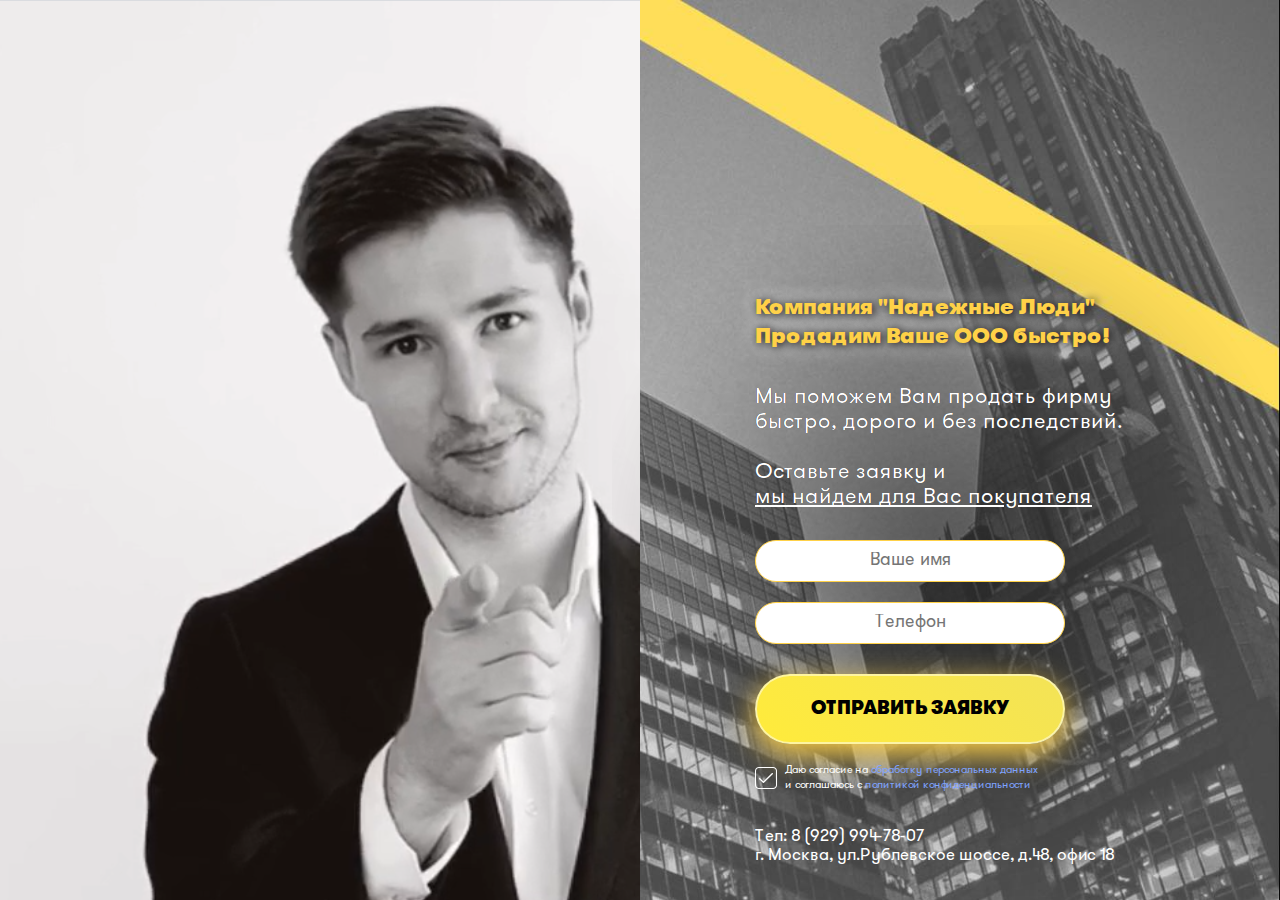
<file: prodat-firmu-ooo/index.htm>
<!DOCTYPE HTML>



<html>


<head>


	<meta charset="utf-8">
	<meta name="viewport" content="width=device-width, initial-scale=1, maximum-scale=1">

	<title>Главная</title>

	<link rel="shortcut icon" href="img\favicon.png" type="image/png">
	<link href="fonts\stylesheet.css" rel="stylesheet">
	<link href="css/style.css" rel="stylesheet">
	<link rel="icon" href="favicon.ico">

	<script
		type="text/javascript">!function () { var t = document.createElement("script"); t.type = "text/javascript", t.async = !0, t.src = "https://vk.com/js/api/openapi.js?168", t.onload = function () { VK.Retargeting.Init("VK-RTRG-516687-rKio"), VK.Retargeting.Hit() }, document.head.appendChild(t) }();</script>
	<noscript><img src="https://vk.com/rtrg?p=VK-RTRG-516687-rKio" style="position:fixed; left:-999px;"
			alt="" /></noscript>

	<!-- Global site tag (gtag.js) - Google Analytics -->
	<script async src="https://www.googletagmanager.com/gtag/js?id=UA-175358902-1">
	</script>
	<script>
		window.dataLayer = window.dataLayer || [];
		function gtag() { dataLayer.push(arguments); }
		gtag('js', new Date());

		gtag('config', 'UA-175358902-1');
	</script>

	<!-- Yandex.Metrika counter -->
	<script type="text/javascript">
		(function (m, e, t, r, i, k, a) {
			m[i] = m[i] || function () { (m[i].a = m[i].a || []).push(arguments) };
			m[i].l = 1 * new Date(); k = e.createElement(t), a = e.getElementsByTagName(t)[0], k.async = 1, k.src = r, a.parentNode.insertBefore(k, a)
		})
			(window, document, "script", "https://mc.yandex.ru/metrika/tag.js", "ym");

		ym(64675297, "init", {
			clickmap: true,
			trackLinks: true,
			accurateTrackBounce: true,
			webvisor: true,
			ecommerce: "dataLayer"
		});
	</script>
	<noscript>
		<div><img src="https://mc.yandex.ru/watch/64675297" style="position:absolute; left:-9999px;" alt="" /></div>
	</noscript>
	<!-- /Yandex.Metrika counter -->

</head>

<body>

	<div class="logotip__inner">
		<img class="logotip__img" src="logotip.png" alt="">
		<a class="phone-link" href="tel:+89299947807">Тел: 8 (929) 994-78-07</a>
	</div>



	<section id="promo">

		<div class="information">

			<p><span></span></p>
			<a href="#" class="call"></a>

		</div>


		</div>

		<div id="video-bg">
			<p><img src="Foto1.png"> </p>
			<div class="video-bg__text">
				<p>
					любой текст любой текст любой текст
				</p>
			</div>

		</div>

		<div class="inner">
			<!-- display: none; -->

			<div {line-height: 1.5;} <div class="step step_1">

				<div class="data__step">

					<div class="cont">

						<p class="dso dso-pk" style="text-shadow:2px 1px 10px black, 0 0 1em white;"></span><b>Компания
								"Надежные Люди"<br>Продадим Ваше ООО быстро!</b>
						<p class="dso dso-mob" style="text-shadow:0px 0px 0px black, 0 0 1em white;"></span><b>Компания
								"Надежные Люди"<br>Продадим Ваше ООО быстро!</b>

						<p class="dso dso-pk"
							style="text-shadow: 0px 0px 0px black, 0 0 0em black;line-height: 25px;margin-bottom: 15px">
							Мы поможем Вам продать фирму быстро, дорого и без последствий.<br><br>Оставьте заявку и
							<br><u>мы найдем для Вас покупателя</u></p>
						<p class="dso dso-mob"
							style="text-shadow: 0px 0px 0px black, 0 0 0em black;line-height: 25px;margin-bottom: 15px">
							Мы поможем Вам продать фирму быстро, дорого и без последствий.<br><br>Оставьте заявку и <br>
							мы найдем для Вас покупателя</p>

						<div class="start">



							<div class="thanks">

							</div>

							<form action="javascript:void(null);"
								onclick="ym(64675297,'reachGoal','target'); return true;" method="post"
								id="form_callback" onsubmit="sendForm('form_callback');">

								<input type="hidden" name="utm" id="utm" value="">
								<input type="hidden" onsubmit="ym(64675297,'reachGoal','target'); return true;"
									name="subject" value="Новая заявка">

								<!-- <input type="submit" value="Иду" class="btn btn-start"> -->

							</form>

						</div>


						<div class="variant form" style="display: block;">

							<div class="thanks">

								Спасибо за заявку!<br> Мы свяжемся с вами в ближайшее время.


							</div>

							<form action="javascript:void(null);"
								onclick="ym(64675297,'reachGoal','target'); return true;" method="post"
								id="form_callback1" onsubmit="sendForm('form_callback1');">

								<input type="text" name="name" required="" placeholder="Ваше имя" id="form__name1">

								<input type="tel" name="phone" required="" class="i_phone" placeholder="Телефон"
									id="form__phone1">


								<input type="hidden" name="subject" value="Новая заявка">

								<input style="font-size: 19px;" on="ym(64675297,'reachGoal','target'); return true;"
									id="send_ajax" type="submit" value="Отправить заявку" class="btn btn-start">




								<input id="pp" type="checkbox" name="pp" hidden="" checked="true">

								<label for="pp" class="label-ch">Даю согласие на <a target="_blank"
										href="politica.html">обработку персональных данных</a> <br>и соглашаюсь с <a
										href="politica.html" target="_blank">политикой конфиденциальности</a></label>



								<p {margin-bottom: 1em} align="justify"
									style="font-size: 17px;line-height: 19px;margin-bottom: -40px"><br>Тел: 8 (929)
									994-78-07<br>г. Москва, ул.Рублевское шоссе, д.48, офис 18</p>


						</div>
					</div>
				</div>
				<div class="clearfix"></div>
			</div>




			<div class="clearfix"></div>
		</div>
	</section>



	<style type="text/css">
		.logotip__inner {
			display: none;
		}

		.yel {
			color: #000000 !important;
		}

		.dso-mob {
			display: none;
		}

		@media(max-width: 1020px) {
			.logotip__inner {
				display: flex;
				justify-content: space-between;
				align-items: center;
				padding: 4px;
			}

			.logotip__img {
				max-height: 50px;

			}

			.phone-link {
				padding: 12px 7px 14px;
				color: #000000;
				cursor: pointer;
				font-weight: bold;
			}

			.phone-link:hover {
				background: rgba(185, 197, 202, 0.2);
			}

			body {
				background: #ffff;
			}

			.dso-mob {
				display: block;
			}

			.dso-pk {
				display: none;
			}

			#promo {
				background: #ffffff;
			}

			#video-bg img {
				display: none;
			}

			.video-bg__text {
				display: block;
				text-align: center;
				padding-top: 50px;
			}

			.step_0 {
				background: none !important;
			}

			.information {
				display: none;
			}

			#promo {
				background: #ffffff;
				margin-top: 0 !important;
			}

			#video-bg video,
			#video_1,
			#video_2,
			#video_3,
			#video_4,
			#video_5,
			#video_6 {
				display: none !important;
			}

			#video-bg {
				background-color: cadetblue;
				top: 17px;
				min-height: 450px;
			}

			.welcome {
				display: none;
			}

			.btn-start {
				background: linear-gradient(45deg, cadetblue, rgb(120, 196, 199));
				box-shadow: 0px 10px 30px 0px cadetblue;
			}
		}
	</style>

	<script type="text/javascript" src="js\jquery-3.4.1.min.js"></script>

	<script type="text/javascript" src="js\jquery-ui.min.js"></script>

	<script type="text/javascript" src="js\jquery.maskedinput.min.js"></script>

	<script type="text/javascript" src="js\wow.min.js"></script>

	<script type="text/javascript" src="js\main.js"></script>







</body>

</html>
</file>
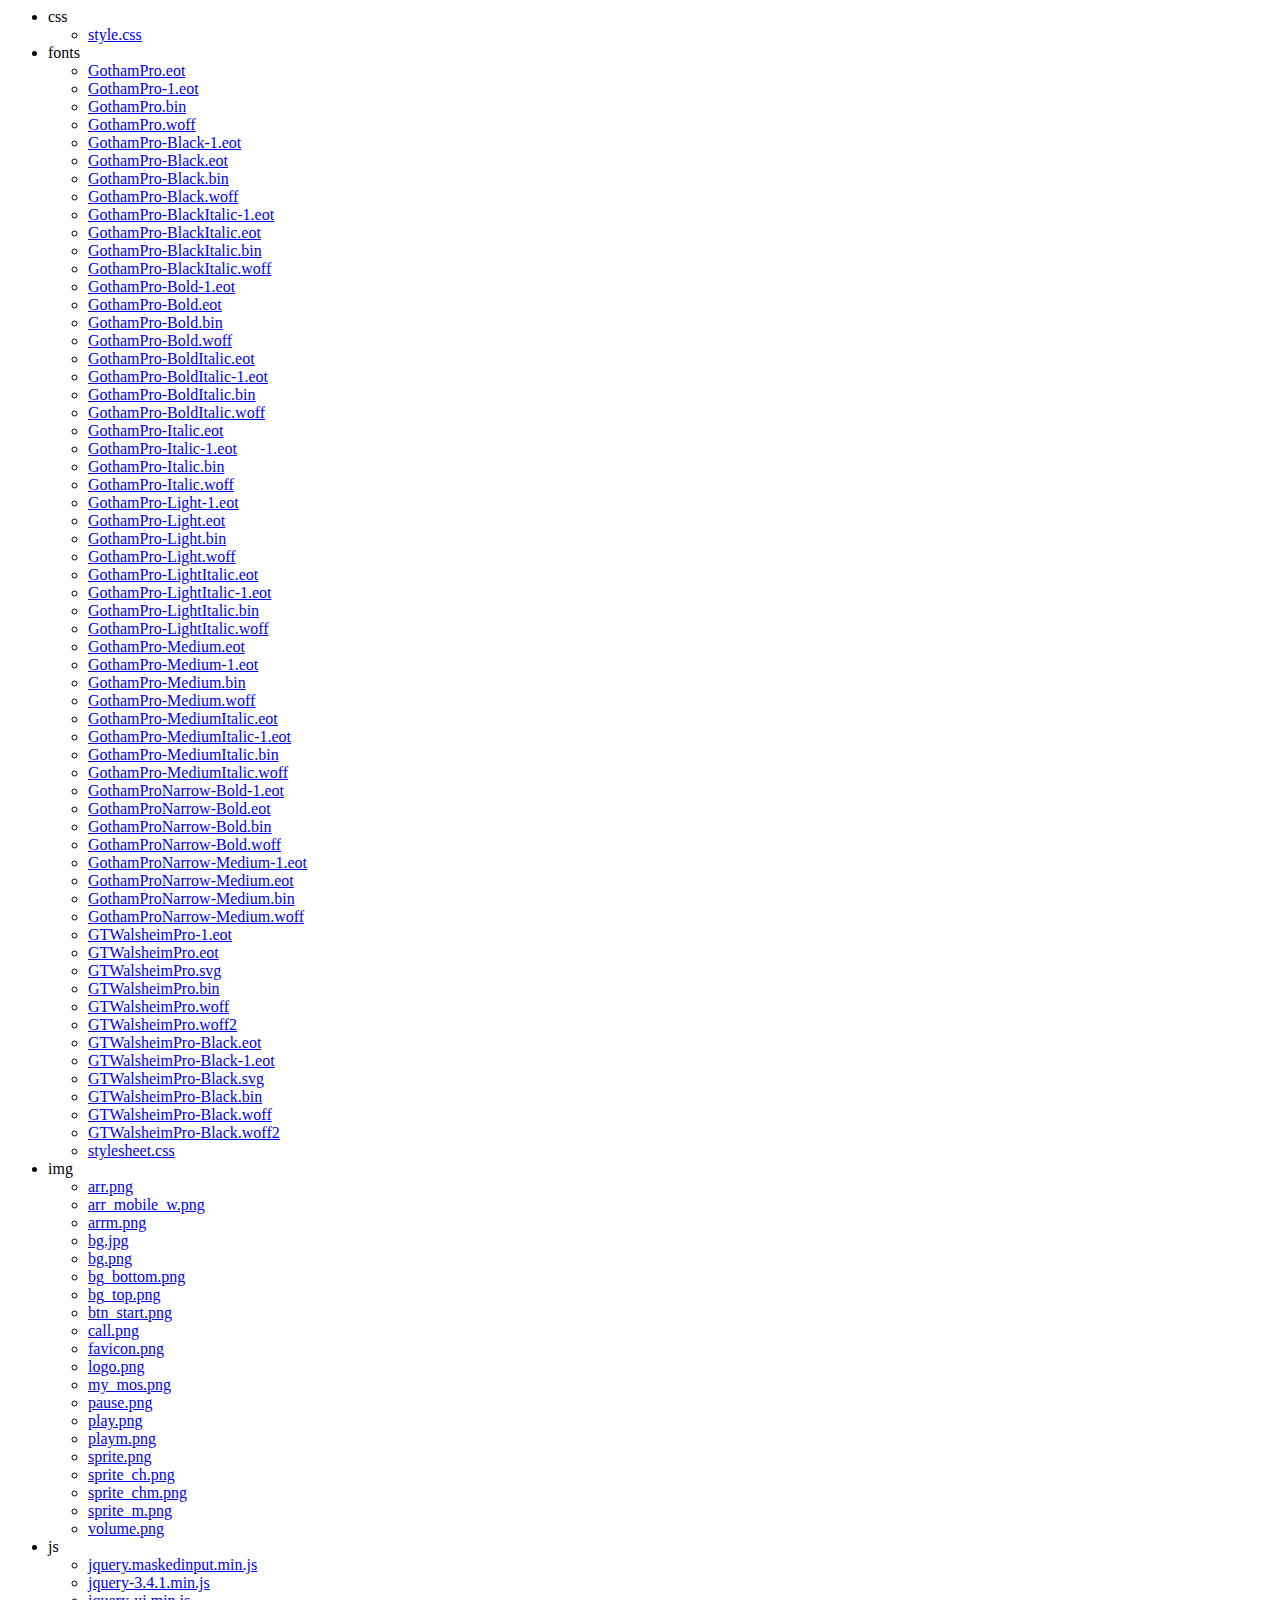
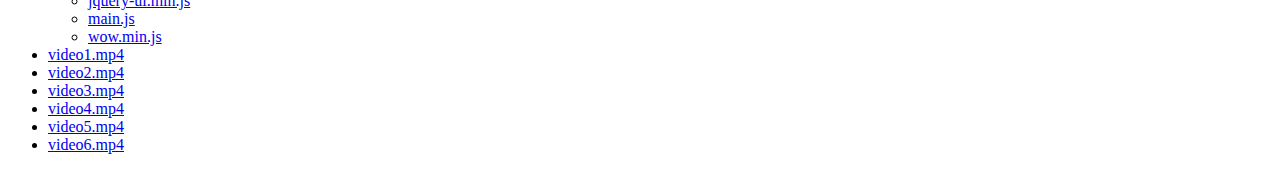
<file: index-wcopy.html>
﻿<html>
  <body>
   <ul>
    <li>
     css
     <ul>
      <li><a href="css\style.css">style.css</a></li>
     </ul>
    </li>
    <li>
     fonts
     <ul>
      <li><a href="fonts\GothamPro.eot">GothamPro.eot</a></li>
      <li><a href="fonts\GothamPro-1.eot">GothamPro-1.eot</a></li>
      <li><a href="fonts\GothamPro.bin">GothamPro.bin</a></li>
      <li><a href="fonts\GothamPro.woff">GothamPro.woff</a></li>
      <li><a href="fonts\GothamPro-Black-1.eot">GothamPro-Black-1.eot</a></li>
      <li><a href="fonts\GothamPro-Black.eot">GothamPro-Black.eot</a></li>
      <li><a href="fonts\GothamPro-Black.bin">GothamPro-Black.bin</a></li>
      <li><a href="fonts\GothamPro-Black.woff">GothamPro-Black.woff</a></li>
      <li><a href="fonts\GothamPro-BlackItalic-1.eot">GothamPro-BlackItalic-1.eot</a></li>
      <li><a href="fonts\GothamPro-BlackItalic.eot">GothamPro-BlackItalic.eot</a></li>
      <li><a href="fonts\GothamPro-BlackItalic.bin">GothamPro-BlackItalic.bin</a></li>
      <li><a href="fonts\GothamPro-BlackItalic.woff">GothamPro-BlackItalic.woff</a></li>
      <li><a href="fonts\GothamPro-Bold-1.eot">GothamPro-Bold-1.eot</a></li>
      <li><a href="fonts\GothamPro-Bold.eot">GothamPro-Bold.eot</a></li>
      <li><a href="fonts\GothamPro-Bold.bin">GothamPro-Bold.bin</a></li>
      <li><a href="fonts\GothamPro-Bold.woff">GothamPro-Bold.woff</a></li>
      <li><a href="fonts\GothamPro-BoldItalic.eot">GothamPro-BoldItalic.eot</a></li>
      <li><a href="fonts\GothamPro-BoldItalic-1.eot">GothamPro-BoldItalic-1.eot</a></li>
      <li><a href="fonts\GothamPro-BoldItalic.bin">GothamPro-BoldItalic.bin</a></li>
      <li><a href="fonts\GothamPro-BoldItalic.woff">GothamPro-BoldItalic.woff</a></li>
      <li><a href="fonts\GothamPro-Italic.eot">GothamPro-Italic.eot</a></li>
      <li><a href="fonts\GothamPro-Italic-1.eot">GothamPro-Italic-1.eot</a></li>
      <li><a href="fonts\GothamPro-Italic.bin">GothamPro-Italic.bin</a></li>
      <li><a href="fonts\GothamPro-Italic.woff">GothamPro-Italic.woff</a></li>
      <li><a href="fonts\GothamPro-Light-1.eot">GothamPro-Light-1.eot</a></li>
      <li><a href="fonts\GothamPro-Light.eot">GothamPro-Light.eot</a></li>
      <li><a href="fonts\GothamPro-Light.bin">GothamPro-Light.bin</a></li>
      <li><a href="fonts\GothamPro-Light.woff">GothamPro-Light.woff</a></li>
      <li><a href="fonts\GothamPro-LightItalic.eot">GothamPro-LightItalic.eot</a></li>
      <li><a href="fonts\GothamPro-LightItalic-1.eot">GothamPro-LightItalic-1.eot</a></li>
      <li><a href="fonts\GothamPro-LightItalic.bin">GothamPro-LightItalic.bin</a></li>
      <li><a href="fonts\GothamPro-LightItalic.woff">GothamPro-LightItalic.woff</a></li>
      <li><a href="fonts\GothamPro-Medium.eot">GothamPro-Medium.eot</a></li>
      <li><a href="fonts\GothamPro-Medium-1.eot">GothamPro-Medium-1.eot</a></li>
      <li><a href="fonts\GothamPro-Medium.bin">GothamPro-Medium.bin</a></li>
      <li><a href="fonts\GothamPro-Medium.woff">GothamPro-Medium.woff</a></li>
      <li><a href="fonts\GothamPro-MediumItalic.eot">GothamPro-MediumItalic.eot</a></li>
      <li><a href="fonts\GothamPro-MediumItalic-1.eot">GothamPro-MediumItalic-1.eot</a></li>
      <li><a href="fonts\GothamPro-MediumItalic.bin">GothamPro-MediumItalic.bin</a></li>
      <li><a href="fonts\GothamPro-MediumItalic.woff">GothamPro-MediumItalic.woff</a></li>
      <li><a href="fonts\GothamProNarrow-Bold-1.eot">GothamProNarrow-Bold-1.eot</a></li>
      <li><a href="fonts\GothamProNarrow-Bold.eot">GothamProNarrow-Bold.eot</a></li>
      <li><a href="fonts\GothamProNarrow-Bold.bin">GothamProNarrow-Bold.bin</a></li>
      <li><a href="fonts\GothamProNarrow-Bold.woff">GothamProNarrow-Bold.woff</a></li>
      <li><a href="fonts\GothamProNarrow-Medium-1.eot">GothamProNarrow-Medium-1.eot</a></li>
      <li><a href="fonts\GothamProNarrow-Medium.eot">GothamProNarrow-Medium.eot</a></li>
      <li><a href="fonts\GothamProNarrow-Medium.bin">GothamProNarrow-Medium.bin</a></li>
      <li><a href="fonts\GothamProNarrow-Medium.woff">GothamProNarrow-Medium.woff</a></li>
      <li><a href="fonts\GTWalsheimPro-1.eot">GTWalsheimPro-1.eot</a></li>
      <li><a href="fonts\GTWalsheimPro.eot">GTWalsheimPro.eot</a></li>
      <li><a href="fonts\GTWalsheimPro.svg">GTWalsheimPro.svg</a></li>
      <li><a href="fonts\GTWalsheimPro.bin">GTWalsheimPro.bin</a></li>
      <li><a href="fonts\GTWalsheimPro.woff">GTWalsheimPro.woff</a></li>
      <li><a href="fonts\GTWalsheimPro.woff2">GTWalsheimPro.woff2</a></li>
      <li><a href="fonts\GTWalsheimPro-Black.eot">GTWalsheimPro-Black.eot</a></li>
      <li><a href="fonts\GTWalsheimPro-Black-1.eot">GTWalsheimPro-Black-1.eot</a></li>
      <li><a href="fonts\GTWalsheimPro-Black.svg">GTWalsheimPro-Black.svg</a></li>
      <li><a href="fonts\GTWalsheimPro-Black.bin">GTWalsheimPro-Black.bin</a></li>
      <li><a href="fonts\GTWalsheimPro-Black.woff">GTWalsheimPro-Black.woff</a></li>
      <li><a href="fonts\GTWalsheimPro-Black.woff2">GTWalsheimPro-Black.woff2</a></li>
      <li><a href="fonts\stylesheet.css">stylesheet.css</a></li>
     </ul>
    </li>
    <li>
     img
     <ul>
      <li><a href="img\arr.png">arr.png</a></li>
      <li><a href="img\arr_mobile_w.png">arr_mobile_w.png</a></li>
      <li><a href="img\arrm.png">arrm.png</a></li>
      <li><a href="img\bg.jpg">bg.jpg</a></li>
      <li><a href="img\bg.png">bg.png</a></li>
      <li><a href="img\bg_bottom.png">bg_bottom.png</a></li>
      <li><a href="img\bg_top.png">bg_top.png</a></li>
      <li><a href="img\btn_start.png">btn_start.png</a></li>
      <li><a href="img\call.png">call.png</a></li>
      <li><a href="img\favicon.png">favicon.png</a></li>
      <li><a href="img\logo.png">logo.png</a></li>
      <li><a href="img\my_mos.png">my_mos.png</a></li>
      <li><a href="img\pause.png">pause.png</a></li>
      <li><a href="img\play.png">play.png</a></li>
      <li><a href="img\playm.png">playm.png</a></li>
      <li><a href="img\sprite.png">sprite.png</a></li>
      <li><a href="img\sprite_ch.png">sprite_ch.png</a></li>
      <li><a href="img\sprite_chm.png">sprite_chm.png</a></li>
      <li><a href="img\sprite_m.png">sprite_m.png</a></li>
      <li><a href="img\volume.png">volume.png</a></li>
     </ul>
    </li>
    <li>
     js
     <ul>
      <li><a href="js\jquery.maskedinput.min.js">jquery.maskedinput.min.js</a></li>
      <li><a href="js\jquery-3.4.1.min.js">jquery-3.4.1.min.js</a></li>
      <li><a href="js\jquery-ui.min.js">jquery-ui.min.js</a></li>
      <li><a href="js\main.js">main.js</a></li>
      <li><a href="js\wow.min.js">wow.min.js</a></li>
     </ul>
    </li>
    <li><a href="video1.mp4">video1.mp4</a></li>
    <li><a href="video2.mp4">video2.mp4</a></li>
    <li><a href="video3.mp4">video3.mp4</a></li>
    <li><a href="video4.mp4">video4.mp4</a></li>
    <li><a href="video5.mp4">video5.mp4</a></li>
    <li><a href="video6.mp4">video6.mp4</a></li>
   </ul>
  </body>
</html>
</file>
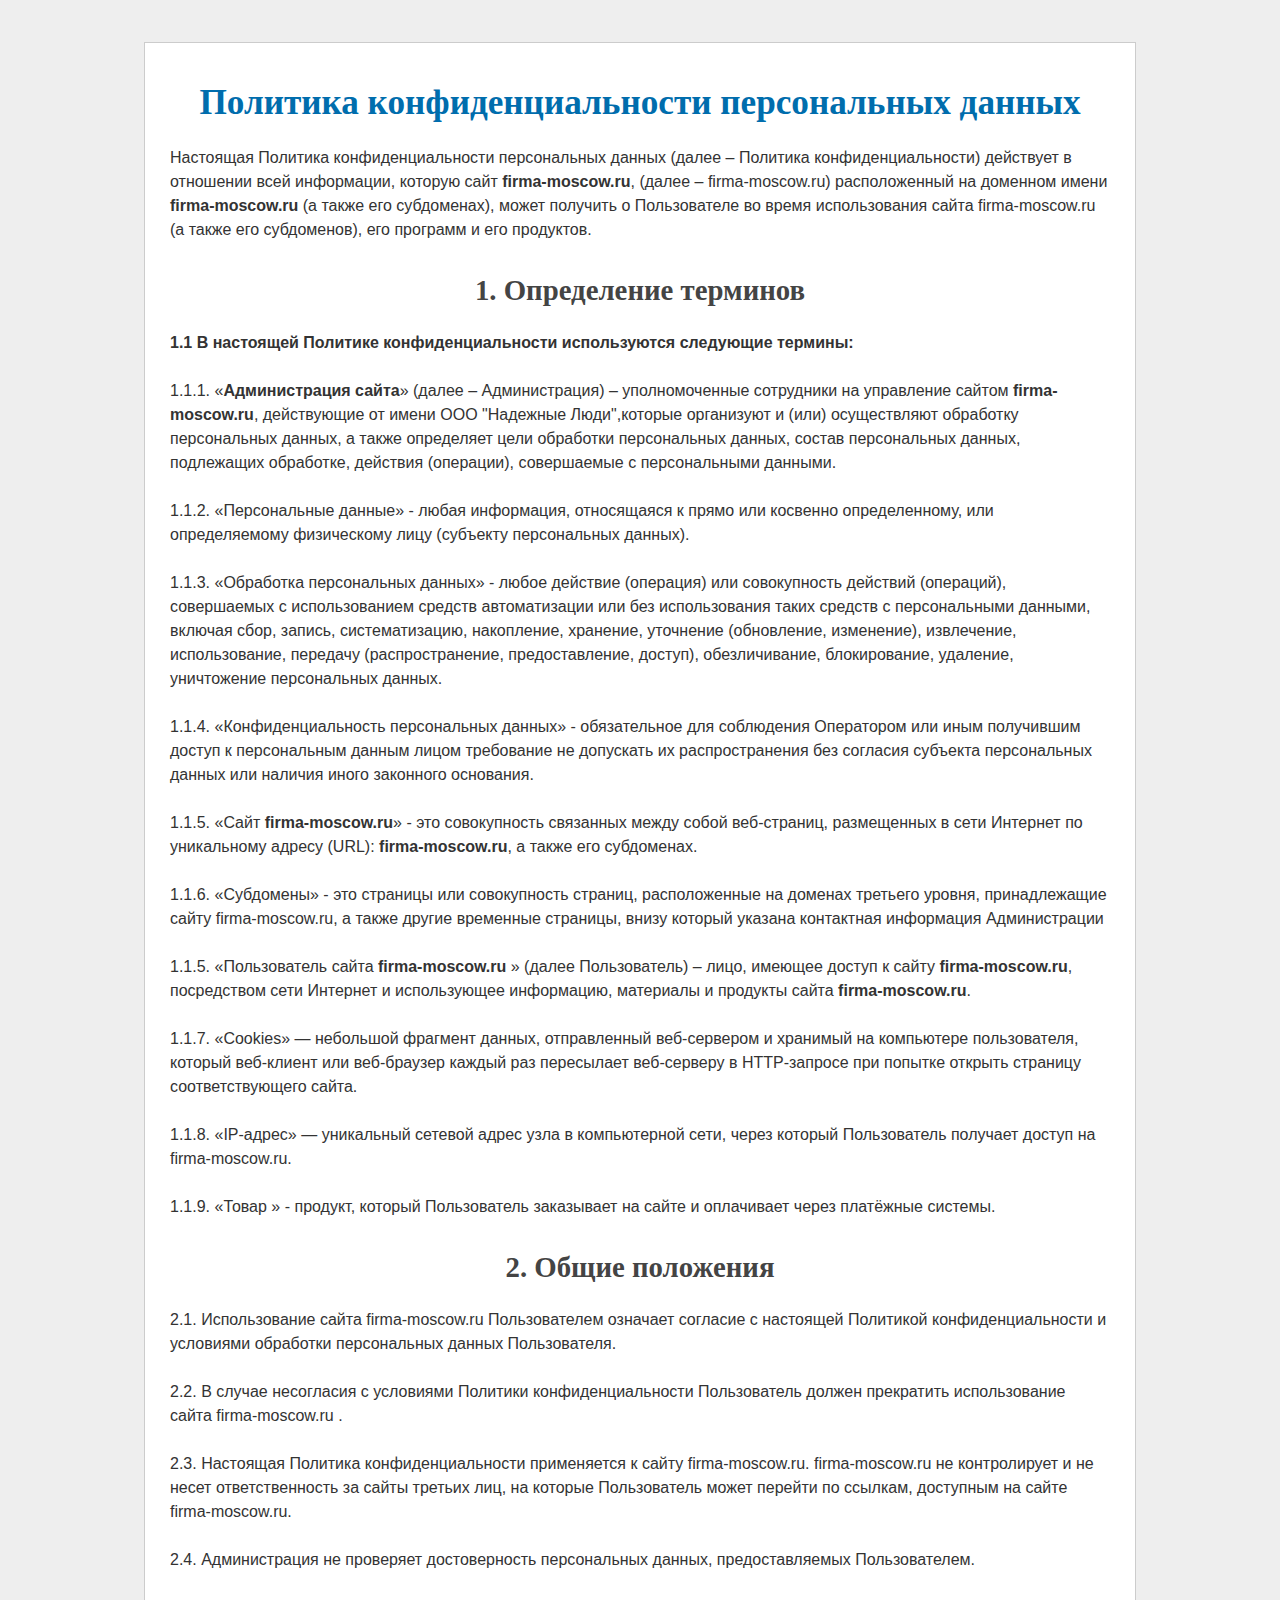
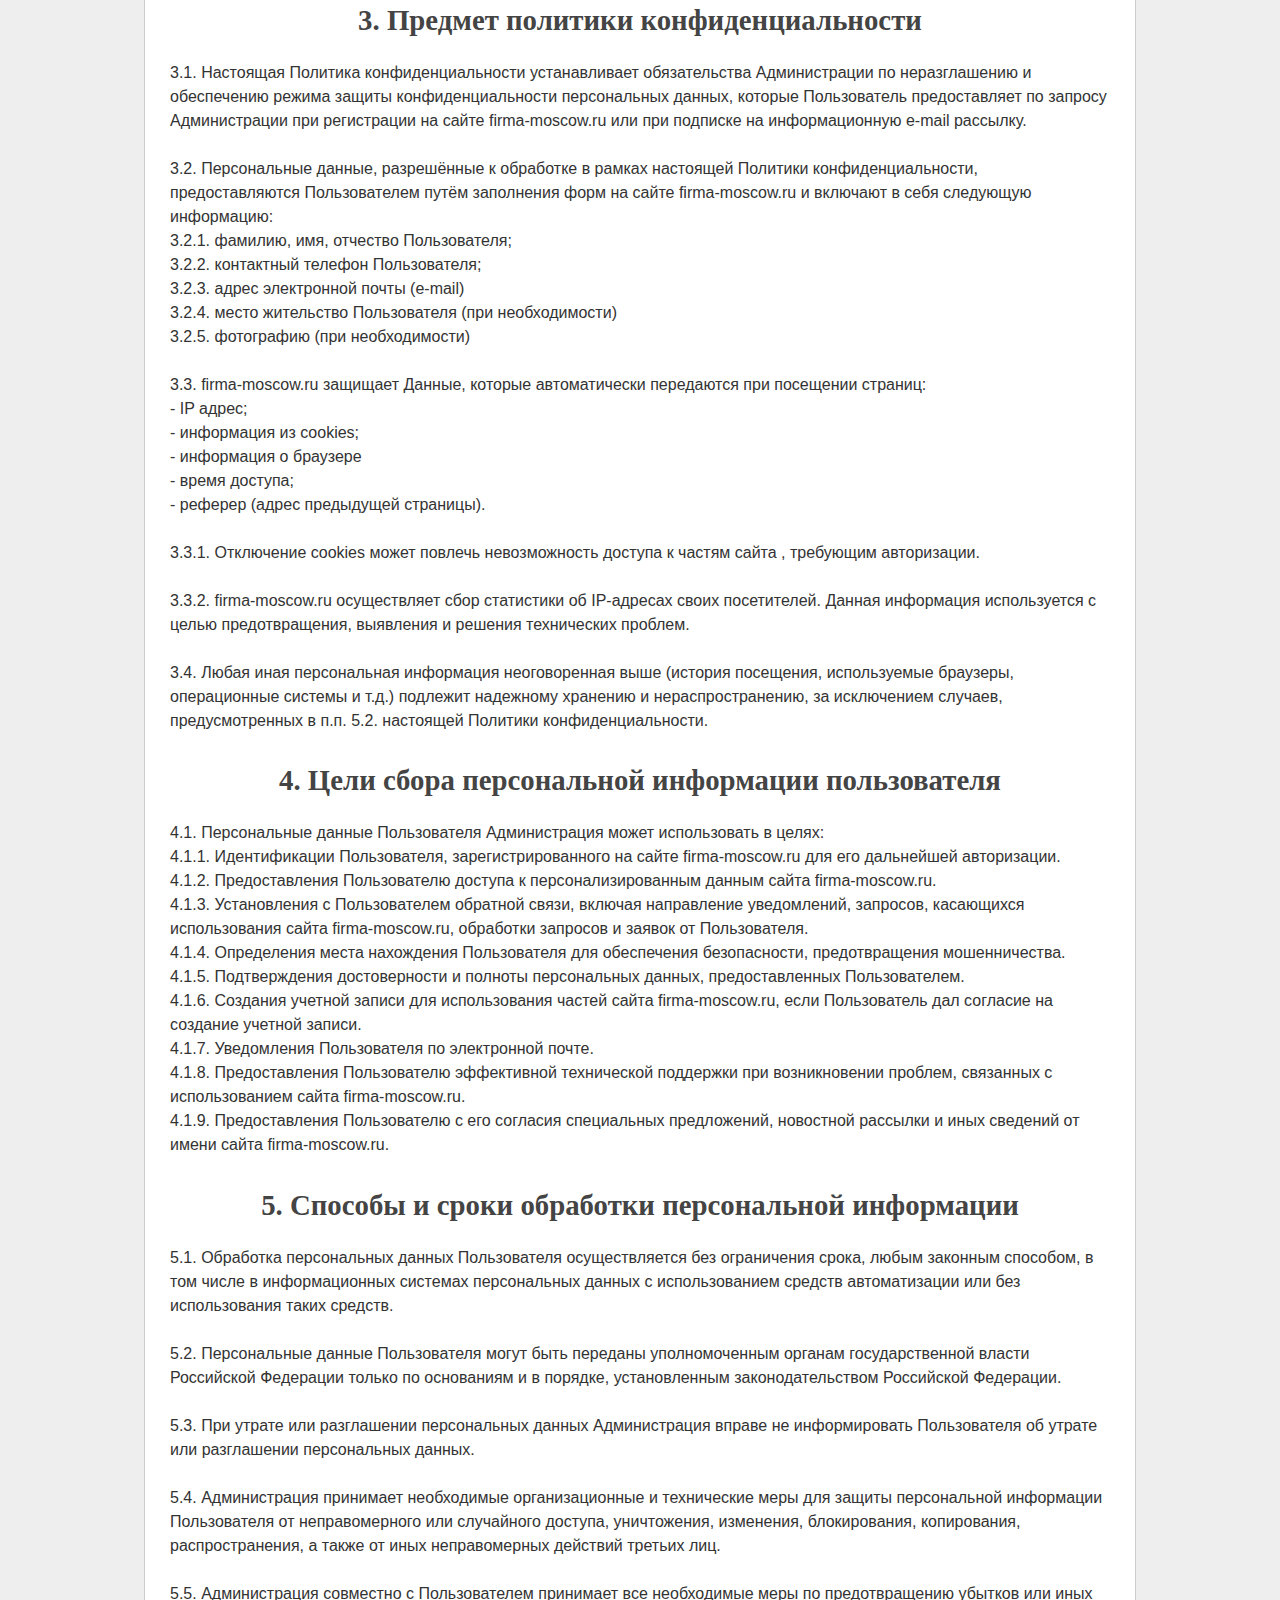
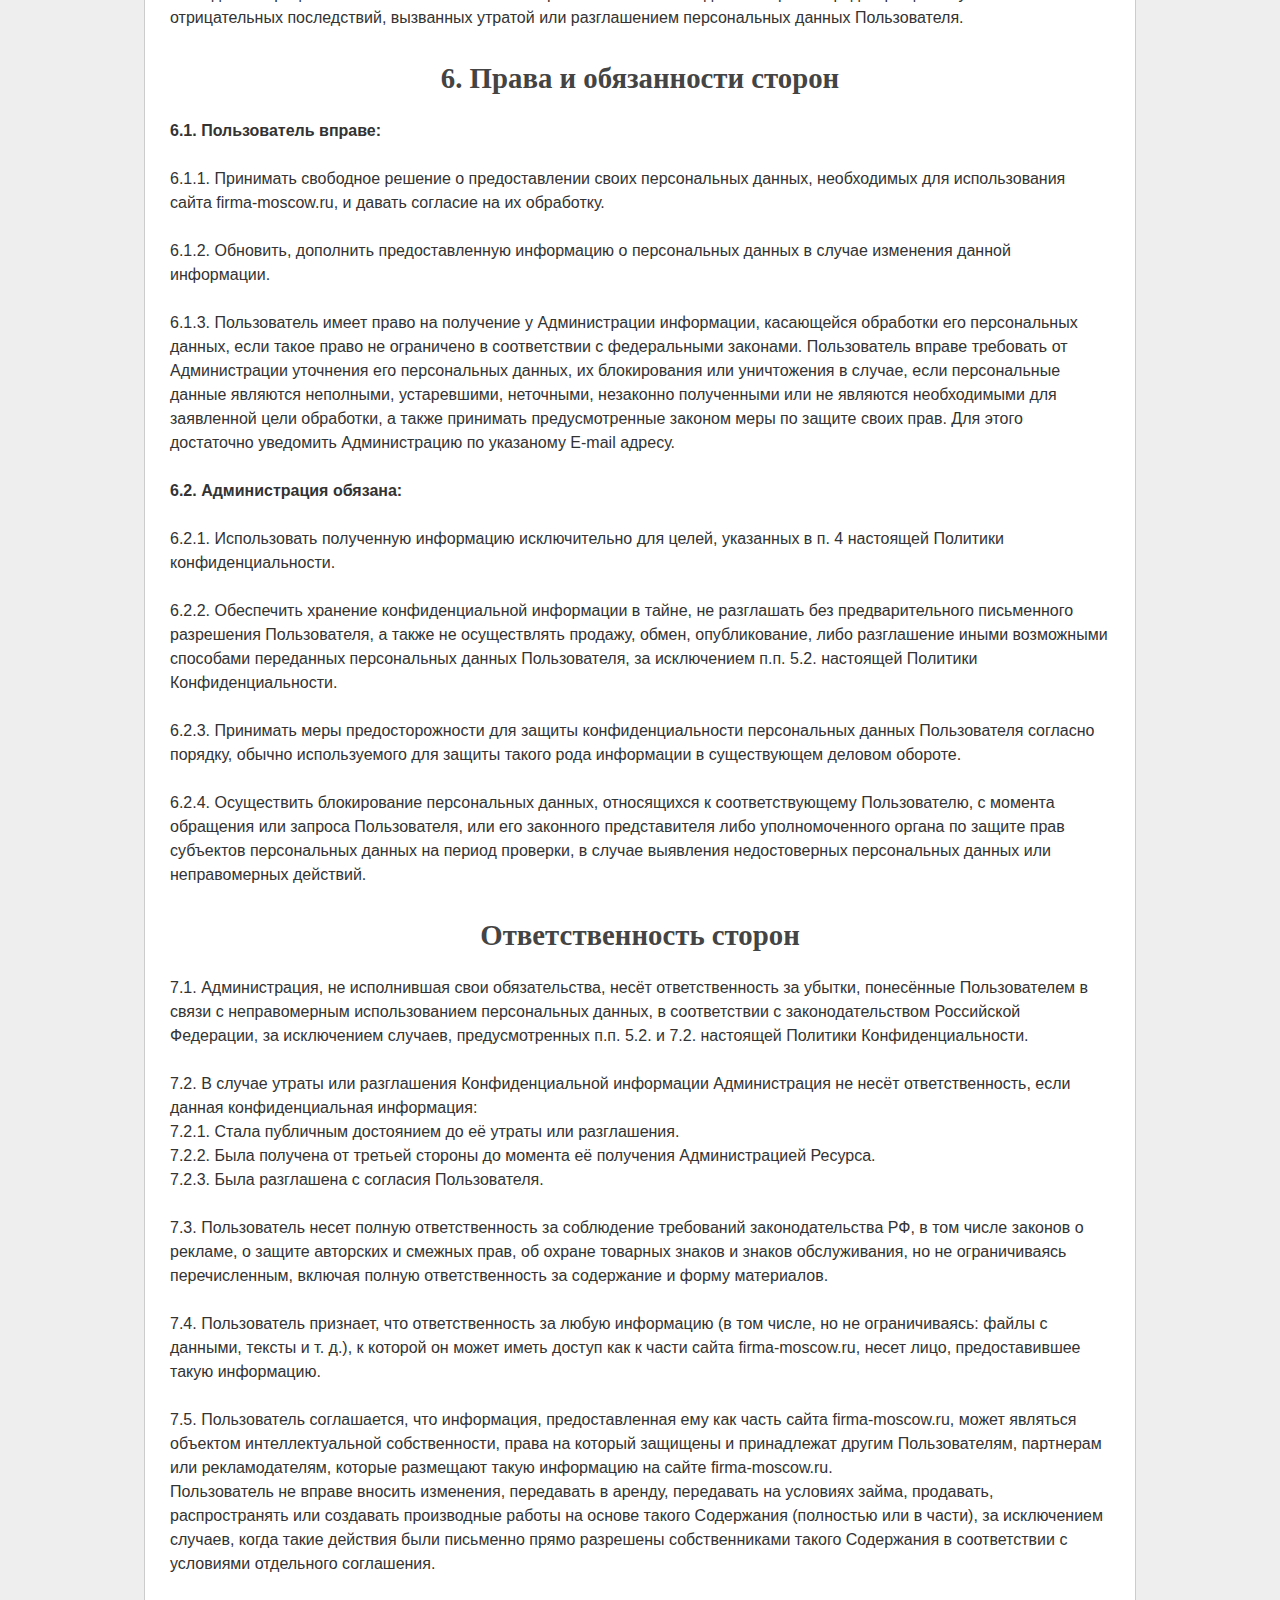
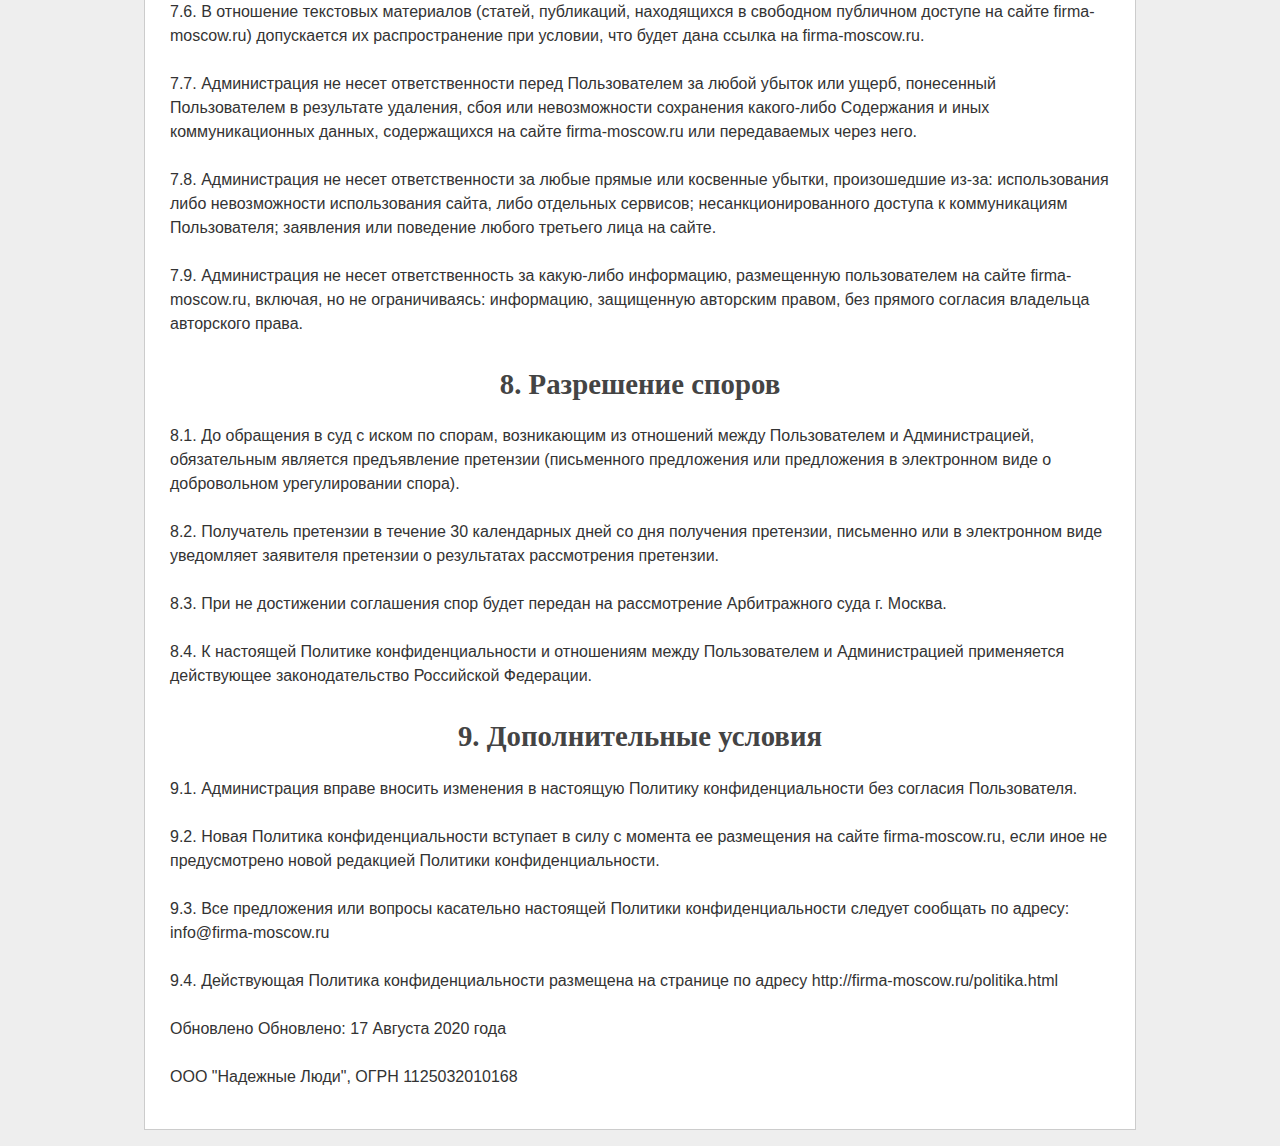
<file: politica.html>
<br />
<!DOCTYPE html><html lang=\"ru-ru\" dir=\"ltr\">
<head>
<meta http-equiv="content-type" content="text/html; charset=utf-8" />
<meta name="viewport" content="width=device-width, initial-scale=1.0" />
<link href="favicon.ico" rel="shortcut icon" type="image/vnd.microsoft.icon" />
<title>Политика конфиденциальности</title>
<style>
body {background:#eee}
form {margin:0}
.layout {background:#fff; width:940px; margin:1em auto; border:1px solid #ccc; padding:1em 2%}
h1 {color:#006dad; font-size:2.2em; text-align:center}
h2 {color:#444; font-size:1.8em; text-align:center}
h3 {color:#222; font-size:1.6em; text-align:center}
p {color:#333; padding:0 0 0.5em; font:1em Arial; line-height:150%}
</style>
</head>
<body><div class="layout">		<h1>Политика конфиденциальности персональных данных</h1>
		<p>Настоящая Политика конфиденциальности персональных данных (далее – Политика конфиденциальности) действует в 
		отношении всей информации, которую сайт <strong>firma-moscow.ru</strong>, (далее – firma-moscow.ru) расположенный на 
		доменном имени <strong>firma-moscow.ru</strong> (а также его субдоменах), может получить о Пользователе во время использования 
		сайта firma-moscow.ru (а также его субдоменов), его программ и его продуктов.</p>
		
		<h2>1. Определение терминов</h2>
		
		<p><strong>1.1 В настоящей Политике конфиденциальности используются следующие термины:<strong></p>
		
		<p>1.1.1. «<strong>Администрация сайта</strong>» (далее – Администрация) – уполномоченные сотрудники 
		на управление сайтом <strong>firma-moscow.ru</strong>, действующие от имени ООО "Надежные Люди",которые организуют и (или) осуществляют обработку персональных данных, а также определяет цели обработки персональных 
		данных, состав персональных данных, подлежащих обработке, действия (операции), совершаемые с персональными данными.</p>
		
		<p>1.1.2. «Персональные данные» - любая информация, относящаяся к прямо или косвенно определенному, или определяемому 
		физическому лицу (субъекту персональных данных).</p>

		<p>1.1.3. «Обработка персональных данных» - любое действие (операция) или совокупность действий (операций), совершаемых 
		с использованием средств автоматизации или без использования таких средств с персональными данными, включая сбор, запись, 
		систематизацию, накопление, хранение, уточнение (обновление, изменение), извлечение, использование, передачу 
		(распространение, предоставление, доступ), обезличивание, блокирование, удаление, уничтожение персональных данных.</p>

		<p>1.1.4. «Конфиденциальность персональных данных» - обязательное для соблюдения Оператором или иным получившим доступ 
		к персональным данным лицом требование не допускать их распространения без согласия субъекта персональных данных или 
		наличия иного законного основания.</p>

		<p>1.1.5. «Сайт <strong> firma-moscow.ru</strong>» - это совокупность связанных между собой веб-страниц, размещенных в сети Интернет по уникальному 
		адресу (URL): <strong>firma-moscow.ru</strong>, а также его субдоменах.</p>

		<p>1.1.6. «Субдомены»  - это страницы или совокупность страниц, расположенные на доменах третьего уровня, 
		принадлежащие сайту firma-moscow.ru, а также другие временные страницы, внизу который указана контактная
		информация Администрации</p>
		
		<p>1.1.5. «Пользователь сайта <strong>firma-moscow.ru</strong> » (далее Пользователь) – лицо, имеющее доступ 
		к сайту <strong>firma-moscow.ru</strong>, посредством сети Интернет 
		и использующее информацию, материалы и продукты сайта <strong>firma-moscow.ru</strong>.</p>
		
		<p>1.1.7. «Cookies» — небольшой фрагмент данных, отправленный веб-сервером и хранимый на компьютере пользователя, 
		который веб-клиент или веб-браузер каждый раз пересылает веб-серверу в HTTP-запросе при попытке открыть страницу 
		соответствующего сайта.</p>

		<p>1.1.8. «IP-адрес» — уникальный сетевой адрес узла в компьютерной сети, через который Пользователь получает доступ на 
		firma-moscow.ru.</p>

                <p>1.1.9. «Товар » - продукт, который Пользователь заказывает на сайте и оплачивает через платёжные системы.</p>

		<h2>2. Общие положения</h2>
		<p>2.1. Использование сайта firma-moscow.ru Пользователем означает согласие с настоящей Политикой 
		конфиденциальности и условиями обработки персональных данных Пользователя.</p>

		<p>2.2. В случае несогласия с условиями Политики конфиденциальности Пользователь должен прекратить использование 
		сайта firma-moscow.ru .</p>

		<p>2.3. Настоящая Политика конфиденциальности применяется к сайту firma-moscow.ru.
		firma-moscow.ru не контролирует и не несет ответственность за сайты третьих лиц, на которые Пользователь 
		может перейти по ссылкам, доступным на сайте firma-moscow.ru.</p>

		<p>2.4. Администрация не проверяет достоверность персональных данных, предоставляемых Пользователем.</p>
		
		<h2>3. Предмет политики конфиденциальности</h2>
		
		<p>3.1. Настоящая Политика конфиденциальности устанавливает обязательства Администрации по неразглашению и обеспечению 
		режима защиты конфиденциальности персональных данных, которые Пользователь предоставляет по запросу Администрации при 
		регистрации на сайте firma-moscow.ru или при подписке на информационную e-mail рассылку.</p>
		
		<p>3.2. Персональные данные, разрешённые к обработке в рамках настоящей Политики конфиденциальности, предоставляются 
		Пользователем путём заполнения форм на сайте firma-moscow.ru и включают в себя следующую информацию:<br />
		3.2.1. фамилию, имя, отчество Пользователя;<br />
		3.2.2. контактный телефон Пользователя;<br />
		3.2.3. адрес электронной почты (e-mail)<br />
		3.2.4. место жительство Пользователя (при необходимости)<br />
		3.2.5. фотографию (при необходимости)</p>

		<p>3.3. firma-moscow.ru защищает Данные, которые автоматически передаются при посещении страниц:<br />
		- IP адрес;<br />
		- информация из cookies;<br />
		- информация о браузере <br />
		- время доступа;<br />
		- реферер (адрес предыдущей страницы).</p>

		<p>3.3.1. Отключение cookies может повлечь невозможность доступа к частям сайта <?php echo firma-moscow.ru ?>, требующим 
		авторизации.</p>

		<p>3.3.2. firma-moscow.ru осуществляет сбор статистики об IP-адресах своих посетителей. Данная информация 
		используется с целью предотвращения, выявления и решения технических проблем.</p>
		<p>3.4. Любая иная персональная информация неоговоренная выше (история посещения, используемые браузеры, операционные 
		системы и т.д.) подлежит надежному хранению и нераспространению, за исключением случаев, 
		предусмотренных в п.п. 5.2. настоящей Политики конфиденциальности.</p>
		
		<h2>4. Цели сбора персональной информации пользователя</h2>
		
		<p>4.1. Персональные данные Пользователя Администрация может использовать в целях:<br />
		4.1.1. Идентификации Пользователя, зарегистрированного на сайте firma-moscow.ru для его дальнейшей авторизации.<br />

		4.1.2. Предоставления Пользователю доступа к персонализированным данным сайта firma-moscow.ru.<br />

		4.1.3. Установления с Пользователем обратной связи, включая направление уведомлений, запросов, касающихся использования 
		сайта firma-moscow.ru, обработки запросов и заявок от Пользователя.<br />

		4.1.4. Определения места нахождения Пользователя для обеспечения безопасности, предотвращения мошенничества.<br />

		4.1.5. Подтверждения достоверности и полноты персональных данных, предоставленных Пользователем.<br />

		4.1.6. Создания учетной записи для использования частей сайта firma-moscow.ru, если Пользователь дал согласие на 
		создание учетной записи.<br />

		4.1.7. Уведомления Пользователя по электронной почте.<br />

		4.1.8. Предоставления Пользователю эффективной технической поддержки при возникновении проблем, связанных с использованием 
		сайта firma-moscow.ru.<br />

		4.1.9. Предоставления Пользователю с его согласия специальных предложений, новостной рассылки и иных сведений от имени 
		сайта firma-moscow.ru.</p>
		
		<h2>5. Способы и сроки обработки персональной информации</h2>
		
		<p>5.1. Обработка персональных данных Пользователя осуществляется без ограничения срока, любым законным способом, в 
		том числе в информационных системах персональных данных с использованием средств автоматизации или без использования 
		таких средств.</p>
		<p>5.2. Персональные данные Пользователя могут быть переданы уполномоченным органам государственной власти Российской 
		Федерации только по основаниям и в порядке, установленным законодательством Российской Федерации.</p>
		<p>5.3. При утрате или разглашении персональных данных Администрация вправе не информировать Пользователя об утрате или 
		разглашении персональных данных.</p>
		<p>5.4. Администрация принимает необходимые организационные и технические меры для защиты персональной информации 
		Пользователя от неправомерного или случайного доступа, уничтожения, изменения, блокирования, копирования, распространения, 
		а также от иных неправомерных действий третьих лиц.</p>
		<p>5.5. Администрация совместно с Пользователем принимает все необходимые меры по предотвращению убытков или иных 
		отрицательных последствий, вызванных утратой или разглашением персональных данных Пользователя.</p>
		
		<h2>6. Права и обязанности сторон</h2>
		
		<p><strong>6.1. Пользователь вправе:</strong></p>
		<p>6.1.1. Принимать свободное решение о предоставлении своих персональных данных, необходимых для использования 
		сайта firma-moscow.ru, и давать согласие на их обработку.</p>

		<p>6.1.2. Обновить, дополнить предоставленную информацию о персональных данных в случае изменения данной информации.</p>
		
		<p>6.1.3. Пользователь имеет право на получение у Администрации информации, касающейся обработки его персональных данных, 
		если такое право не ограничено в соответствии с федеральными законами. Пользователь вправе требовать от Администрации
		уточнения его персональных данных, их блокирования или уничтожения в случае, если персональные данные являются неполными, 
		устаревшими, неточными, незаконно полученными или не являются необходимыми для заявленной цели обработки, а также 
		принимать предусмотренные законом меры по защите своих прав. Для этого достаточно уведомить Администрацию по указаному E-mail адресу.</p>

		<p><strong>6.2. Администрация обязана:</strong></p>
		<p>6.2.1. Использовать полученную информацию исключительно для целей, указанных в п. 4 настоящей Политики 
		конфиденциальности.</p>

		<p>6.2.2. Обеспечить хранение конфиденциальной информации в тайне, не разглашать без предварительного письменного 
		разрешения Пользователя, а также не осуществлять продажу, обмен, опубликование, либо разглашение иными возможными 
		способами переданных персональных данных Пользователя, за исключением п.п. 5.2. настоящей Политики Конфиденциальности.</p>

		<p>6.2.3. Принимать меры предосторожности для защиты конфиденциальности персональных данных Пользователя согласно порядку, 
		обычно используемого для защиты такого рода информации в существующем деловом обороте.</p>

		<p>6.2.4. Осуществить блокирование персональных данных, относящихся к соответствующему Пользователю, с момента 
		обращения или запроса Пользователя, или его законного представителя либо уполномоченного органа по защите прав 
		субъектов персональных данных на период проверки, в случае выявления недостоверных персональных данных или 
		неправомерных действий.</p>
		
		<h2>Ответственность сторон</h2>
		<p>7.1. Администрация, не исполнившая свои обязательства, несёт ответственность за убытки, 
		понесённые Пользователем в связи с неправомерным использованием персональных данных, в соответствии с законодательством 
		Российской Федерации, за исключением случаев, предусмотренных п.п. 5.2. и 7.2. настоящей Политики Конфиденциальности.</p>

		<p>7.2. В случае утраты или разглашения Конфиденциальной информации Администрация не несёт ответственность, 
		если данная конфиденциальная информация:<br />
		7.2.1. Стала публичным достоянием до её утраты или разглашения.<br />
		7.2.2. Была получена от третьей стороны до момента её получения Администрацией Ресурса.<br />
		7.2.3. Была разглашена с согласия Пользователя.</p>

		<p>7.3. Пользователь несет полную ответственность за соблюдение требований законодательства РФ, в том числе законов о 
		рекламе, о защите авторских и смежных прав, об охране товарных знаков и знаков обслуживания, но не ограничиваясь 
		перечисленным, включая полную ответственность за содержание и форму материалов.</p>

		<p>7.4. Пользователь признает, что ответственность за любую информацию (в том числе, но не ограничиваясь: файлы с данными, 
		тексты и т. д.), к которой он может иметь доступ как к части сайта firma-moscow.ru, несет лицо, предоставившее 
		такую информацию.</p>
		
		<p>7.5. Пользователь соглашается, что информация, предоставленная ему как часть сайта firma-moscow.ru, может 
		являться объектом интеллектуальной собственности, права на который защищены и принадлежат другим Пользователям, 
		партнерам или рекламодателям, которые размещают такую информацию на сайте firma-moscow.ru. <br />
		Пользователь не вправе вносить изменения, передавать в аренду, передавать на условиях займа, продавать, распространять 
		или создавать производные работы на основе такого Содержания (полностью или в части), за исключением случаев, когда такие 
		действия были письменно прямо разрешены собственниками такого Содержания в соответствии с условиями отдельного соглашения.</p>

		<p>7.6. В отношение текстовых материалов (статей, публикаций, находящихся в свободном публичном доступе на 
		сайте firma-moscow.ru) допускается их распространение при условии, что будет дана ссылка 
		на firma-moscow.ru.</p>
		
		<p>7.7. Администрация не несет ответственности перед Пользователем за любой убыток или ущерб, понесенный Пользователем 
		в результате удаления, сбоя или невозможности сохранения какого-либо Содержания и иных коммуникационных данных, 
		содержащихся на сайте firma-moscow.ru или передаваемых через него.</p>

		<p>7.8. Администрация не несет ответственности за любые прямые или косвенные убытки, произошедшие из-за: использования 
		либо невозможности использования сайта, либо отдельных сервисов; несанкционированного доступа к коммуникациям 
		Пользователя; заявления или поведение любого третьего лица на сайте.</p>
		
		<p>7.9. Администрация не несет ответственность за какую-либо информацию, размещенную пользователем на 
		сайте firma-moscow.ru, включая, но не ограничиваясь: информацию, защищенную авторским правом, без прямого 
		согласия владельца авторского права.</p>
		
		<h2>8. Разрешение споров</h2>
		
		<p>8.1. До обращения в суд с иском по спорам, возникающим из отношений между Пользователем и Администрацией, обязательным 
		является предъявление претензии (письменного предложения или предложения в электронном виде о добровольном урегулировании 
		спора).</p>

		<p>8.2. Получатель претензии в течение 30 календарных дней со дня получения претензии, письменно или в электронном виде 
		уведомляет заявителя претензии о результатах рассмотрения претензии.</p>

		<p>8.3. При не достижении соглашения спор будет передан на рассмотрение Арбитражного суда г. Москва.</p>

		<p>8.4. К настоящей Политике конфиденциальности и отношениям между Пользователем и Администрацией 
		применяется действующее законодательство Российской Федерации.</p>
		
		<h2>9. Дополнительные условия</h2>
		<p>9.1. Администрация вправе вносить изменения в настоящую Политику конфиденциальности без согласия Пользователя.</p>

		<p>9.2. Новая Политика конфиденциальности вступает в силу с момента ее размещения на сайте firma-moscow.ru, если 
		иное не предусмотрено новой редакцией Политики конфиденциальности.</p>

		<p>9.3. Все предложения или вопросы касательно настоящей Политики конфиденциальности следует сообщать по 
		адресу: info@firma-moscow.ru</p>
		
		<p>9.4. Действующая Политика конфиденциальности размещена на странице по адресу http://firma-moscow.ru/politika.html</p>

		<p>Обновлено Обновлено: 17 Августа 2020 года 
                
                <p>ООО "Надежные Люди", ОГРН 1125032010168
</file>
<file: prodat-firmu-ooo/css/style.css>
html,body,div,span,object,iframe,h1,h2,h3,h4,h5,h6,p,blockquote,pre,abbr,address,cite,code,del,dfn,em,img,ins,kbd,q,samp,small,strong,sub,sup,var,b,i,dl,dt,dd,ol,ul,li,fieldset,form,label,legend,table,caption,tbody,tfoot,thead,tr,th,td,article,aside,canvas,details,figcaption,figure,footer,header,hgroup,menu,nav,section,summary,time,mark,audio,video{margin:0;padding:0;border:0;outline:0;font-size:100%;vertical-align:baseline;background:transparent}body{line-height:1}article,aside,details,figcaption,figure,footer,header,hgroup,menu,nav,section{display:block}nav ul{list-style:none}blockquote,q{quotes:none}blockquote:before,blockquote:after,q:before,q:after{content:none}a{margin:0;padding:0;font-size:100%;vertical-align:baseline;background:transparent}ins{background-color:#ff9;color:#000;text-decoration:none}mark{background-color:#ff9;color:#000;font-style:italic;font-weight:bold}del{text-decoration:line-through}abbr[title],dfn[title]{border-bottom:1px dotted;cursor:help}table{border-collapse:collapse;border-spacing:0}hr{display:block;height:1px;border:0;border-top:1px solid #ccc;margin:1em 0;padding:0}input,select{vertical-align:middle}ul{list-style: none;}input:focus,select:focus,textarea:focus{outline: none;}

@charset "UTF-8";body.fancybox-active{overflow:hidden}body.fancybox-iosfix{position:fixed;left:0;right:0}.fancybox-is-hidden{position:absolute;top:-9999px;left:-9999px;visibility:hidden}.fancybox-container{position:fixed;top:0;left:0;width:100%;height:100%;z-index:99992;-webkit-tap-highlight-color:transparent;-webkit-backface-visibility:hidden;backface-visibility:hidden;-webkit-transform:translateZ(0);transform:translateZ(0);font-family:-apple-system,BlinkMacSystemFont,Segoe UI,Roboto,Helvetica Neue,Arial,sans-serif}.fancybox-bg,.fancybox-inner,.fancybox-outer,.fancybox-stage{position:absolute;top:0;right:0;bottom:0;left:0}.fancybox-outer{overflow-y:auto;-webkit-overflow-scrolling:touch}.fancybox-bg{background:#1e1e1e;opacity:0;transition-duration:inherit;transition-property:opacity;transition-timing-function:cubic-bezier(.47,0,.74,.71)}.fancybox-is-open .fancybox-bg{opacity:.87;transition-timing-function:cubic-bezier(.22,.61,.36,1)}.fancybox-caption-wrap,.fancybox-infobar,.fancybox-toolbar{position:absolute;direction:ltr;z-index:99997;opacity:0;visibility:hidden;transition:opacity .25s,visibility 0s linear .25s;box-sizing:border-box}.fancybox-show-caption .fancybox-caption-wrap,.fancybox-show-infobar .fancybox-infobar,.fancybox-show-toolbar .fancybox-toolbar{opacity:1;visibility:visible;transition:opacity .25s,visibility 0s}.fancybox-infobar{top:0;left:0;font-size:13px;padding:0 10px;height:44px;min-width:44px;line-height:44px;color:#ccc;text-align:center;pointer-events:none;-webkit-user-select:none;-moz-user-select:none;-ms-user-select:none;user-select:none;-webkit-touch-callout:none;-webkit-tap-highlight-color:transparent;-webkit-font-smoothing:subpixel-antialiased;mix-blend-mode:exclusion}.fancybox-toolbar{top:0;right:0;margin:0;padding:0}.fancybox-stage{overflow:hidden;direction:ltr;z-index:99994;-webkit-transform:translateZ(0)}.fancybox-is-closing .fancybox-stage{overflow:visible}.fancybox-slide{position:absolute;top:0;left:0;width:100%;height:100%;margin:0;padding:0;overflow:auto;outline:none;white-space:normal;box-sizing:border-box;text-align:center;z-index:99994;-webkit-overflow-scrolling:touch;display:none;-webkit-backface-visibility:hidden;backface-visibility:hidden;transition-property:opacity,-webkit-transform;transition-property:transform,opacity;transition-property:transform,opacity,-webkit-transform}.fancybox-slide:before{content:"";display:inline-block;vertical-align:middle;height:100%;width:0}.fancybox-is-sliding .fancybox-slide,.fancybox-slide--current,.fancybox-slide--next,.fancybox-slide--previous{display:block}.fancybox-slide--image{overflow:visible}.fancybox-slide--image:before{display:none}.fancybox-slide--video .fancybox-content,.fancybox-slide--video iframe{background:#000}.fancybox-slide--map .fancybox-content,.fancybox-slide--map iframe{background:#e5e3df}.fancybox-slide--next{z-index:99995}.fancybox-slide>*{display:inline-block;position:relative;padding:24px;margin:44px 0;border-width:0;vertical-align:middle;text-align:left;background-color:#fff;overflow:auto;box-sizing:border-box}.fancybox-slide>base,.fancybox-slide>link,.fancybox-slide>meta,.fancybox-slide>script,.fancybox-slide>style,.fancybox-slide>title{display:none}.fancybox-slide .fancybox-image-wrap{position:absolute;top:0;left:0;margin:0;padding:0;border:0;z-index:99995;background:transparent;cursor:default;overflow:visible;-webkit-transform-origin:top left;transform-origin:top left;background-size:100% 100%;background-repeat:no-repeat;-webkit-backface-visibility:hidden;backface-visibility:hidden;-webkit-user-select:none;-moz-user-select:none;-ms-user-select:none;user-select:none;transition-property:opacity,-webkit-transform;transition-property:transform,opacity;transition-property:transform,opacity,-webkit-transform}.fancybox-can-zoomOut .fancybox-image-wrap{cursor:zoom-out}.fancybox-can-zoomIn .fancybox-image-wrap{cursor:zoom-in}.fancybox-can-drag .fancybox-image-wrap{cursor:-webkit-grab;cursor:grab}.fancybox-is-dragging .fancybox-image-wrap{cursor:-webkit-grabbing;cursor:grabbing}.fancybox-image,.fancybox-spaceball{position:absolute;top:0;left:0;width:100%;height:100%;margin:0;padding:0;border:0;max-width:none;max-height:none;-webkit-user-select:none;-moz-user-select:none;-ms-user-select:none;user-select:none}.fancybox-spaceball{z-index:1}.fancybox-slide--iframe .fancybox-content{padding:0;width:80%;height:80%;max-width:calc(100% - 100px);max-height:calc(100% - 88px);overflow:visible;background:#fff}.fancybox-iframe{display:block;padding:0;border:0;height:100%}.fancybox-error,.fancybox-iframe{margin:0;width:100%;background:#fff}.fancybox-error{padding:40px;max-width:380px;cursor:default}.fancybox-error p{margin:0;padding:0;color:#444;font-size:16px;line-height:20px}.fancybox-button{box-sizing:border-box;display:inline-block;vertical-align:top;width:44px;height:44px;margin:0;padding:10px;border:0;border-radius:0;background:rgba(30,30,30,.6);transition:color .3s ease;cursor:pointer;outline:none}.fancybox-button,.fancybox-button:link,.fancybox-button:visited{color:#ccc}.fancybox-button:focus,.fancybox-button:hover{color:#fff}.fancybox-button[disabled]{color:#ccc;cursor:default;opacity:.6}.fancybox-button svg{display:block;position:relative;overflow:visible;shape-rendering:geometricPrecision}.fancybox-button svg path{fill:currentColor;stroke:currentColor;stroke-linejoin:round;stroke-width:3}.fancybox-button--share svg path{stroke-width:1}.fancybox-button--pause svg path:nth-child(1),.fancybox-button--play svg path:nth-child(2){display:none}.fancybox-button--zoom svg path{fill:transparent}.fancybox-navigation{display:none}.fancybox-show-nav .fancybox-navigation{display:block}.fancybox-navigation button{position:absolute;top:50%;margin:-50px 0 0;z-index:99997;background:transparent;width:60px;height:100px;padding:17px}.fancybox-navigation button:before{content:"";position:absolute;top:30px;right:10px;width:40px;height:40px;background:rgba(30,30,30,.6)}.fancybox-navigation .fancybox-button--arrow_left{left:0}.fancybox-navigation .fancybox-button--arrow_right{right:0}.fancybox-close-small{position:absolute;top:0;right:0;width:44px;height:44px;padding:0;margin:0;border:0;border-radius:0;background:transparent;z-index:10;cursor:pointer}.fancybox-close-small:after{content:"×";position:absolute;top:5px;right:5px;width:30px;height:30px;font:20px/30px Arial,Helvetica Neue,Helvetica,sans-serif;color:#888;font-weight:300;text-align:center;border-radius:50%;border-width:0;background-color:transparent;transition:background-color .25s;box-sizing:border-box;z-index:2}.fancybox-close-small:focus{outline:none}.fancybox-close-small:focus:after{outline:1px dotted #888}.fancybox-close-small:hover:after{color:#555;background:#eee}.fancybox-slide--iframe .fancybox-close-small,.fancybox-slide--image .fancybox-close-small{top:0;right:-44px}.fancybox-slide--iframe .fancybox-close-small:after,.fancybox-slide--image .fancybox-close-small:after{font-size:35px;color:#aaa}.fancybox-slide--iframe .fancybox-close-small:hover:after,.fancybox-slide--image .fancybox-close-small:hover:after{color:#fff;background:transparent}.fancybox-is-scaling .fancybox-close-small,.fancybox-is-zoomable.fancybox-can-drag .fancybox-close-small{display:none}.fancybox-caption-wrap{bottom:0;left:0;right:0;padding:60px 2vw 0;background:linear-gradient(180deg,transparent 0,rgba(0,0,0,.1) 20%,rgba(0,0,0,.2) 40%,rgba(0,0,0,.6) 80%,rgba(0,0,0,.8));pointer-events:none}.fancybox-caption{padding:30px 0;border-top:1px solid hsla(0,0%,100%,.4);font-size:14px;color:#fff;line-height:20px;-webkit-text-size-adjust:none}.fancybox-caption a,.fancybox-caption button,.fancybox-caption select{pointer-events:all;position:relative}.fancybox-caption a{color:#fff;text-decoration:underline}.fancybox-slide>.fancybox-loading{border:6px solid hsla(0,0%,39%,.4);border-top:6px solid hsla(0,0%,100%,.6);border-radius:100%;height:50px;width:50px;-webkit-animation:a .8s infinite linear;animation:a .8s infinite linear;background:transparent;position:absolute;top:50%;left:50%;margin-top:-30px;margin-left:-30px;z-index:99999}@-webkit-keyframes a{0%{-webkit-transform:rotate(0deg);transform:rotate(0deg)}to{-webkit-transform:rotate(359deg);transform:rotate(359deg)}}@keyframes a{0%{-webkit-transform:rotate(0deg);transform:rotate(0deg)}to{-webkit-transform:rotate(359deg);transform:rotate(359deg)}}.fancybox-animated{transition-timing-function:cubic-bezier(0,0,.25,1)}.fancybox-fx-slide.fancybox-slide--previous{-webkit-transform:translate3d(-100%,0,0);transform:translate3d(-100%,0,0);opacity:0}.fancybox-fx-slide.fancybox-slide--next{-webkit-transform:translate3d(100%,0,0);transform:translate3d(100%,0,0);opacity:0}.fancybox-fx-slide.fancybox-slide--current{-webkit-transform:translateZ(0);transform:translateZ(0);opacity:1}.fancybox-fx-fade.fancybox-slide--next,.fancybox-fx-fade.fancybox-slide--previous{opacity:0;transition-timing-function:cubic-bezier(.19,1,.22,1)}.fancybox-fx-fade.fancybox-slide--current{opacity:1}.fancybox-fx-zoom-in-out.fancybox-slide--previous{-webkit-transform:scale3d(1.5,1.5,1.5);transform:scale3d(1.5,1.5,1.5);opacity:0}.fancybox-fx-zoom-in-out.fancybox-slide--next{-webkit-transform:scale3d(.5,.5,.5);transform:scale3d(.5,.5,.5);opacity:0}.fancybox-fx-zoom-in-out.fancybox-slide--current{-webkit-transform:scaleX(1);transform:scaleX(1);opacity:1}.fancybox-fx-rotate.fancybox-slide--previous{-webkit-transform:rotate(-1turn);transform:rotate(-1turn);opacity:0}.fancybox-fx-rotate.fancybox-slide--next{-webkit-transform:rotate(1turn);transform:rotate(1turn);opacity:0}.fancybox-fx-rotate.fancybox-slide--current{-webkit-transform:rotate(0deg);transform:rotate(0deg);opacity:1}.fancybox-fx-circular.fancybox-slide--previous{-webkit-transform:scale3d(0,0,0) translate3d(-100%,0,0);transform:scale3d(0,0,0) translate3d(-100%,0,0);opacity:0}.fancybox-fx-circular.fancybox-slide--next{-webkit-transform:scale3d(0,0,0) translate3d(100%,0,0);transform:scale3d(0,0,0) translate3d(100%,0,0);opacity:0}.fancybox-fx-circular.fancybox-slide--current{-webkit-transform:scaleX(1) translateZ(0);transform:scaleX(1) translateZ(0);opacity:1}.fancybox-fx-tube.fancybox-slide--previous{-webkit-transform:translate3d(-100%,0,0) scale(.1) skew(-10deg);transform:translate3d(-100%,0,0) scale(.1) skew(-10deg)}.fancybox-fx-tube.fancybox-slide--next{-webkit-transform:translate3d(100%,0,0) scale(.1) skew(10deg);transform:translate3d(100%,0,0) scale(.1) skew(10deg)}.fancybox-fx-tube.fancybox-slide--current{-webkit-transform:translateZ(0) scale(1);transform:translateZ(0) scale(1)}.fancybox-share{padding:30px;border-radius:3px;background:#f4f4f4;max-width:90%}.fancybox-share h1{color:#222;margin:0 0 20px;font-size:33px;font-weight:700;text-align:center}.fancybox-share p{margin:0;padding:0;text-align:center}.fancybox-share p:first-of-type{margin-right:-10px}.fancybox-share_button{display:inline-block;text-decoration:none;margin:0 10px 10px 0;padding:10px 20px;border:0;border-radius:3px;box-shadow:0 2px 2px 0 rgba(0,0,0,.16);background:#fff;white-space:nowrap;font-size:16px;line-height:23px;-webkit-user-select:none;-moz-user-select:none;-ms-user-select:none;user-select:none;min-width:140px;color:#707070;transition:all .2s}.fancybox-share_button:focus,.fancybox-share_button:hover{text-decoration:none;color:#333;box-shadow:0 2px 2px 0 rgba(0,0,0,.3)}.fancybox-share_button svg{margin-right:5px;width:20px;height:20px;vertical-align:text-bottom}.fancybox-share input{box-sizing:border-box;width:100%;margin:5px 0 0;padding:10px 15px;border:1px solid #d7d7d7;border-radius:3px;background:#ebebeb;color:#5d5b5b;font-size:14px;outline:none}.fancybox-thumbs{display:none;position:absolute;top:0;bottom:0;right:0;width:212px;margin:0;padding:2px 2px 4px;background:#fff;-webkit-tap-highlight-color:transparent;-webkit-overflow-scrolling:touch;-ms-overflow-style:-ms-autohiding-scrollbar;box-sizing:border-box;z-index:99995}.fancybox-thumbs-x{overflow-y:hidden;overflow-x:auto}.fancybox-show-thumbs .fancybox-thumbs{display:block}.fancybox-show-thumbs .fancybox-inner{right:212px}.fancybox-thumbs>ul{list-style:none;position:absolute;position:relative;width:100%;height:100%;margin:0;padding:0;overflow-x:hidden;overflow-y:auto;font-size:0;white-space:nowrap}.fancybox-thumbs-x>ul{overflow:hidden}.fancybox-thumbs-y>ul::-webkit-scrollbar{width:7px}.fancybox-thumbs-y>ul::-webkit-scrollbar-track{background:#fff;border-radius:10px;box-shadow:inset 0 0 6px rgba(0,0,0,.3)}.fancybox-thumbs-y>ul::-webkit-scrollbar-thumb{background:#2a2a2a;border-radius:10px}.fancybox-thumbs>ul>li{float:left;overflow:hidden;padding:0;margin:2px;width:100px;height:75px;max-width:calc(50% - 4px);max-height:calc(100% - 8px);position:relative;cursor:pointer;outline:none;-webkit-tap-highlight-color:transparent;-webkit-backface-visibility:hidden;backface-visibility:hidden;box-sizing:border-box}li.fancybox-thumbs-loading{background:rgba(0,0,0,.1)}.fancybox-thumbs>ul>li>img{position:absolute;top:0;left:0;max-width:none;max-height:none;-webkit-touch-callout:none;-webkit-user-select:none;-moz-user-select:none;-ms-user-select:none;user-select:none}.fancybox-thumbs>ul>li:before{content:"";position:absolute;top:0;right:0;bottom:0;left:0;border:4px solid #4ea7f9;z-index:99991;opacity:0;transition:all .2s cubic-bezier(.25,.46,.45,.94)}.fancybox-thumbs>ul>li.fancybox-thumbs-active:before{opacity:1}@media (max-width:800px){.fancybox-thumbs{width:110px}.fancybox-show-thumbs .fancybox-inner{right:110px}.fancybox-thumbs>ul>li{max-width:calc(100% - 10px)}}

@charset "UTF-8";/*!

Animate.css - http://daneden.me/animate

Licensed under the MIT license - http://opensource.org/licenses/MIT



Copyright (c) 2013 Daniel Eden

*/.animated{-webkit-animation-duration:1s;animation-duration:1s;-webkit-animation-fill-mode:both;animation-fill-mode:both}.animated.infinite{-webkit-animation-iteration-count:infinite;animation-iteration-count:infinite}.animated.hinge{-webkit-animation-duration:2s;animation-duration:2s}@-webkit-keyframes bounce{0%,100%,20%,53%,80%{-webkit-transition-timing-function:cubic-bezier(0.215,.61,.355,1);transition-timing-function:cubic-bezier(0.215,.61,.355,1);-webkit-transform:translate3d(0,0,0);transform:translate3d(0,0,0)}40%,43%{-webkit-transition-timing-function:cubic-bezier(0.755,.050,.855,.060);transition-timing-function:cubic-bezier(0.755,.050,.855,.060);-webkit-transform:translate3d(0,-30px,0);transform:translate3d(0,-30px,0)}70%{-webkit-transition-timing-function:cubic-bezier(0.755,.050,.855,.060);transition-timing-function:cubic-bezier(0.755,.050,.855,.060);-webkit-transform:translate3d(0,-15px,0);transform:translate3d(0,-15px,0)}90%{-webkit-transform:translate3d(0,-4px,0);transform:translate3d(0,-4px,0)}}@keyframes bounce{0%,100%,20%,53%,80%{-webkit-transition-timing-function:cubic-bezier(0.215,.61,.355,1);transition-timing-function:cubic-bezier(0.215,.61,.355,1);-webkit-transform:translate3d(0,0,0);-ms-transform:translate3d(0,0,0);transform:translate3d(0,0,0)}40%,43%{-webkit-transition-timing-function:cubic-bezier(0.755,.050,.855,.060);transition-timing-function:cubic-bezier(0.755,.050,.855,.060);-webkit-transform:translate3d(0,-30px,0);-ms-transform:translate3d(0,-30px,0);transform:translate3d(0,-30px,0)}70%{-webkit-transition-timing-function:cubic-bezier(0.755,.050,.855,.060);transition-timing-function:cubic-bezier(0.755,.050,.855,.060);-webkit-transform:translate3d(0,-15px,0);-ms-transform:translate3d(0,-15px,0);transform:translate3d(0,-15px,0)}90%{-webkit-transform:translate3d(0,-4px,0);-ms-transform:translate3d(0,-4px,0);transform:translate3d(0,-4px,0)}}.bounce{-webkit-animation-name:bounce;animation-name:bounce;-webkit-transform-origin:center bottom;-ms-transform-origin:center bottom;transform-origin:center bottom}@-webkit-keyframes flash{0%,100%,50%{opacity:1}25%,75%{opacity:0}}@keyframes flash{0%,100%,50%{opacity:1}25%,75%{opacity:0}}.flash{-webkit-animation-name:flash;animation-name:flash}@-webkit-keyframes pulse{0%{-webkit-transform:scale3d(1,1,1);transform:scale3d(1,1,1)}50%{-webkit-transform:scale3d(1.05,1.05,1.05);transform:scale3d(1.05,1.05,1.05)}100%{-webkit-transform:scale3d(1,1,1);transform:scale3d(1,1,1)}}@keyframes pulse{0%{-webkit-transform:scale3d(1,1,1);-ms-transform:scale3d(1,1,1);transform:scale3d(1,1,1)}50%{-webkit-transform:scale3d(1.05,1.05,1.05);-ms-transform:scale3d(1.05,1.05,1.05);transform:scale3d(1.05,1.05,1.05)}100%{-webkit-transform:scale3d(1,1,1);-ms-transform:scale3d(1,1,1);transform:scale3d(1,1,1)}}.pulse{-webkit-animation-name:pulse;animation-name:pulse}@-webkit-keyframes rubberBand{0%{-webkit-transform:scale3d(1,1,1);transform:scale3d(1,1,1)}30%{-webkit-transform:scale3d(1.25,.75,1);transform:scale3d(1.25,.75,1)}40%{-webkit-transform:scale3d(0.75,1.25,1);transform:scale3d(0.75,1.25,1)}50%{-webkit-transform:scale3d(1.15,.85,1);transform:scale3d(1.15,.85,1)}65%{-webkit-transform:scale3d(.95,1.05,1);transform:scale3d(.95,1.05,1)}75%{-webkit-transform:scale3d(1.05,.95,1);transform:scale3d(1.05,.95,1)}100%{-webkit-transform:scale3d(1,1,1);transform:scale3d(1,1,1)}}@keyframes rubberBand{0%{-webkit-transform:scale3d(1,1,1);-ms-transform:scale3d(1,1,1);transform:scale3d(1,1,1)}30%{-webkit-transform:scale3d(1.25,.75,1);-ms-transform:scale3d(1.25,.75,1);transform:scale3d(1.25,.75,1)}40%{-webkit-transform:scale3d(0.75,1.25,1);-ms-transform:scale3d(0.75,1.25,1);transform:scale3d(0.75,1.25,1)}50%{-webkit-transform:scale3d(1.15,.85,1);-ms-transform:scale3d(1.15,.85,1);transform:scale3d(1.15,.85,1)}65%{-webkit-transform:scale3d(.95,1.05,1);-ms-transform:scale3d(.95,1.05,1);transform:scale3d(.95,1.05,1)}75%{-webkit-transform:scale3d(1.05,.95,1);-ms-transform:scale3d(1.05,.95,1);transform:scale3d(1.05,.95,1)}100%{-webkit-transform:scale3d(1,1,1);-ms-transform:scale3d(1,1,1);transform:scale3d(1,1,1)}}.rubberBand{-webkit-animation-name:rubberBand;animation-name:rubberBand}@-webkit-keyframes shake{0%,100%{-webkit-transform:translate3d(0,0,0);transform:translate3d(0,0,0)}10%,30%,50%,70%,90%{-webkit-transform:translate3d(-10px,0,0);transform:translate3d(-10px,0,0)}20%,40%,60%,80%{-webkit-transform:translate3d(10px,0,0);transform:translate3d(10px,0,0)}}@keyframes shake{0%,100%{-webkit-transform:translate3d(0,0,0);-ms-transform:translate3d(0,0,0);transform:translate3d(0,0,0)}10%,30%,50%,70%,90%{-webkit-transform:translate3d(-10px,0,0);-ms-transform:translate3d(-10px,0,0);transform:translate3d(-10px,0,0)}20%,40%,60%,80%{-webkit-transform:translate3d(10px,0,0);-ms-transform:translate3d(10px,0,0);transform:translate3d(10px,0,0)}}.shake{-webkit-animation-name:shake;animation-name:shake}@-webkit-keyframes swing{20%{-webkit-transform:rotate3d(0,0,1,15deg);transform:rotate3d(0,0,1,15deg)}40%{-webkit-transform:rotate3d(0,0,1,-10deg);transform:rotate3d(0,0,1,-10deg)}60%{-webkit-transform:rotate3d(0,0,1,5deg);transform:rotate3d(0,0,1,5deg)}80%{-webkit-transform:rotate3d(0,0,1,-5deg);transform:rotate3d(0,0,1,-5deg)}100%{-webkit-transform:rotate3d(0,0,1,0deg);transform:rotate3d(0,0,1,0deg)}}@keyframes swing{20%{-webkit-transform:rotate3d(0,0,1,15deg);-ms-transform:rotate3d(0,0,1,15deg);transform:rotate3d(0,0,1,15deg)}40%{-webkit-transform:rotate3d(0,0,1,-10deg);-ms-transform:rotate3d(0,0,1,-10deg);transform:rotate3d(0,0,1,-10deg)}60%{-webkit-transform:rotate3d(0,0,1,5deg);-ms-transform:rotate3d(0,0,1,5deg);transform:rotate3d(0,0,1,5deg)}80%{-webkit-transform:rotate3d(0,0,1,-5deg);-ms-transform:rotate3d(0,0,1,-5deg);transform:rotate3d(0,0,1,-5deg)}100%{-webkit-transform:rotate3d(0,0,1,0deg);-ms-transform:rotate3d(0,0,1,0deg);transform:rotate3d(0,0,1,0deg)}}.swing{-webkit-transform-origin:top center;-ms-transform-origin:top center;transform-origin:top center;-webkit-animation-name:swing;animation-name:swing}@-webkit-keyframes tada{0%{-webkit-transform:scale3d(1,1,1);transform:scale3d(1,1,1)}10%,20%{-webkit-transform:scale3d(.9,.9,.9) rotate3d(0,0,1,-3deg);transform:scale3d(.9,.9,.9) rotate3d(0,0,1,-3deg)}30%,50%,70%,90%{-webkit-transform:scale3d(1.1,1.1,1.1) rotate3d(0,0,1,3deg);transform:scale3d(1.1,1.1,1.1) rotate3d(0,0,1,3deg)}40%,60%,80%{-webkit-transform:scale3d(1.1,1.1,1.1) rotate3d(0,0,1,-3deg);transform:scale3d(1.1,1.1,1.1) rotate3d(0,0,1,-3deg)}100%{-webkit-transform:scale3d(1,1,1);transform:scale3d(1,1,1)}}@keyframes tada{0%{-webkit-transform:scale3d(1,1,1);-ms-transform:scale3d(1,1,1);transform:scale3d(1,1,1)}10%,20%{-webkit-transform:scale3d(.9,.9,.9) rotate3d(0,0,1,-3deg);-ms-transform:scale3d(.9,.9,.9) rotate3d(0,0,1,-3deg);transform:scale3d(.9,.9,.9) rotate3d(0,0,1,-3deg)}30%,50%,70%,90%{-webkit-transform:scale3d(1.1,1.1,1.1) rotate3d(0,0,1,3deg);-ms-transform:scale3d(1.1,1.1,1.1) rotate3d(0,0,1,3deg);transform:scale3d(1.1,1.1,1.1) rotate3d(0,0,1,3deg)}40%,60%,80%{-webkit-transform:scale3d(1.1,1.1,1.1) rotate3d(0,0,1,-3deg);-ms-transform:scale3d(1.1,1.1,1.1) rotate3d(0,0,1,-3deg);transform:scale3d(1.1,1.1,1.1) rotate3d(0,0,1,-3deg)}100%{-webkit-transform:scale3d(1,1,1);-ms-transform:scale3d(1,1,1);transform:scale3d(1,1,1)}}.tada{-webkit-animation-name:tada;animation-name:tada}@-webkit-keyframes wobble{0%{-webkit-transform:none;transform:none}15%{-webkit-transform:translate3d(-25%,0,0) rotate3d(0,0,1,-5deg);transform:translate3d(-25%,0,0) rotate3d(0,0,1,-5deg)}30%{-webkit-transform:translate3d(20%,0,0) rotate3d(0,0,1,3deg);transform:translate3d(20%,0,0) rotate3d(0,0,1,3deg)}45%{-webkit-transform:translate3d(-15%,0,0) rotate3d(0,0,1,-3deg);transform:translate3d(-15%,0,0) rotate3d(0,0,1,-3deg)}60%{-webkit-transform:translate3d(10%,0,0) rotate3d(0,0,1,2deg);transform:translate3d(10%,0,0) rotate3d(0,0,1,2deg)}75%{-webkit-transform:translate3d(-5%,0,0) rotate3d(0,0,1,-1deg);transform:translate3d(-5%,0,0) rotate3d(0,0,1,-1deg)}100%{-webkit-transform:none;transform:none}}@keyframes wobble{0%{-webkit-transform:none;-ms-transform:none;transform:none}15%{-webkit-transform:translate3d(-25%,0,0) rotate3d(0,0,1,-5deg);-ms-transform:translate3d(-25%,0,0) rotate3d(0,0,1,-5deg);transform:translate3d(-25%,0,0) rotate3d(0,0,1,-5deg)}30%{-webkit-transform:translate3d(20%,0,0) rotate3d(0,0,1,3deg);-ms-transform:translate3d(20%,0,0) rotate3d(0,0,1,3deg);transform:translate3d(20%,0,0) rotate3d(0,0,1,3deg)}45%{-webkit-transform:translate3d(-15%,0,0) rotate3d(0,0,1,-3deg);-ms-transform:translate3d(-15%,0,0) rotate3d(0,0,1,-3deg);transform:translate3d(-15%,0,0) rotate3d(0,0,1,-3deg)}60%{-webkit-transform:translate3d(10%,0,0) rotate3d(0,0,1,2deg);-ms-transform:translate3d(10%,0,0) rotate3d(0,0,1,2deg);transform:translate3d(10%,0,0) rotate3d(0,0,1,2deg)}75%{-webkit-transform:translate3d(-5%,0,0) rotate3d(0,0,1,-1deg);-ms-transform:translate3d(-5%,0,0) rotate3d(0,0,1,-1deg);transform:translate3d(-5%,0,0) rotate3d(0,0,1,-1deg)}100%{-webkit-transform:none;-ms-transform:none;transform:none}}.wobble{-webkit-animation-name:wobble;animation-name:wobble}@-webkit-keyframes bounceIn{0%,100%,20%,40%,60%,80%{-webkit-transition-timing-function:cubic-bezier(0.215,.61,.355,1);transition-timing-function:cubic-bezier(0.215,.61,.355,1)}0%{opacity:0;-webkit-transform:scale3d(.3,.3,.3);transform:scale3d(.3,.3,.3)}20%{-webkit-transform:scale3d(1.1,1.1,1.1);transform:scale3d(1.1,1.1,1.1)}40%{-webkit-transform:scale3d(.9,.9,.9);transform:scale3d(.9,.9,.9)}60%{opacity:1;-webkit-transform:scale3d(1.03,1.03,1.03);transform:scale3d(1.03,1.03,1.03)}80%{-webkit-transform:scale3d(.97,.97,.97);transform:scale3d(.97,.97,.97)}100%{opacity:1;-webkit-transform:scale3d(1,1,1);transform:scale3d(1,1,1)}}@keyframes bounceIn{0%,100%,20%,40%,60%,80%{-webkit-transition-timing-function:cubic-bezier(0.215,.61,.355,1);transition-timing-function:cubic-bezier(0.215,.61,.355,1)}0%{opacity:0;-webkit-transform:scale3d(.3,.3,.3);-ms-transform:scale3d(.3,.3,.3);transform:scale3d(.3,.3,.3)}20%{-webkit-transform:scale3d(1.1,1.1,1.1);-ms-transform:scale3d(1.1,1.1,1.1);transform:scale3d(1.1,1.1,1.1)}40%{-webkit-transform:scale3d(.9,.9,.9);-ms-transform:scale3d(.9,.9,.9);transform:scale3d(.9,.9,.9)}60%{opacity:1;-webkit-transform:scale3d(1.03,1.03,1.03);-ms-transform:scale3d(1.03,1.03,1.03);transform:scale3d(1.03,1.03,1.03)}80%{-webkit-transform:scale3d(.97,.97,.97);-ms-transform:scale3d(.97,.97,.97);transform:scale3d(.97,.97,.97)}100%{opacity:1;-webkit-transform:scale3d(1,1,1);-ms-transform:scale3d(1,1,1);transform:scale3d(1,1,1)}}.bounceIn{-webkit-animation-name:bounceIn;animation-name:bounceIn;-webkit-animation-duration:.75s;animation-duration:.75s}@-webkit-keyframes bounceInDown{0%,100%,60%,75%,90%{-webkit-transition-timing-function:cubic-bezier(0.215,.61,.355,1);transition-timing-function:cubic-bezier(0.215,.61,.355,1)}0%{opacity:0;-webkit-transform:translate3d(0,-3000px,0);transform:translate3d(0,-3000px,0)}60%{opacity:1;-webkit-transform:translate3d(0,25px,0);transform:translate3d(0,25px,0)}75%{-webkit-transform:translate3d(0,-10px,0);transform:translate3d(0,-10px,0)}90%{-webkit-transform:translate3d(0,5px,0);transform:translate3d(0,5px,0)}100%{-webkit-transform:none;transform:none}}@keyframes bounceInDown{0%,100%,60%,75%,90%{-webkit-transition-timing-function:cubic-bezier(0.215,.61,.355,1);transition-timing-function:cubic-bezier(0.215,.61,.355,1)}0%{opacity:0;-webkit-transform:translate3d(0,-3000px,0);-ms-transform:translate3d(0,-3000px,0);transform:translate3d(0,-3000px,0)}60%{opacity:1;-webkit-transform:translate3d(0,25px,0);-ms-transform:translate3d(0,25px,0);transform:translate3d(0,25px,0)}75%{-webkit-transform:translate3d(0,-10px,0);-ms-transform:translate3d(0,-10px,0);transform:translate3d(0,-10px,0)}90%{-webkit-transform:translate3d(0,5px,0);-ms-transform:translate3d(0,5px,0);transform:translate3d(0,5px,0)}100%{-webkit-transform:none;-ms-transform:none;transform:none}}.bounceInDown{-webkit-animation-name:bounceInDown;animation-name:bounceInDown}@-webkit-keyframes bounceInLeft{0%,100%,60%,75%,90%{-webkit-transition-timing-function:cubic-bezier(0.215,.61,.355,1);transition-timing-function:cubic-bezier(0.215,.61,.355,1)}0%{opacity:0;-webkit-transform:translate3d(-3000px,0,0);transform:translate3d(-3000px,0,0)}60%{opacity:1;-webkit-transform:translate3d(25px,0,0);transform:translate3d(25px,0,0)}75%{-webkit-transform:translate3d(-10px,0,0);transform:translate3d(-10px,0,0)}90%{-webkit-transform:translate3d(5px,0,0);transform:translate3d(5px,0,0)}100%{-webkit-transform:none;transform:none}}@keyframes bounceInLeft{0%,100%,60%,75%,90%{-webkit-transition-timing-function:cubic-bezier(0.215,.61,.355,1);transition-timing-function:cubic-bezier(0.215,.61,.355,1)}0%{opacity:0;-webkit-transform:translate3d(-3000px,0,0);-ms-transform:translate3d(-3000px,0,0);transform:translate3d(-3000px,0,0)}60%{opacity:1;-webkit-transform:translate3d(25px,0,0);-ms-transform:translate3d(25px,0,0);transform:translate3d(25px,0,0)}75%{-webkit-transform:translate3d(-10px,0,0);-ms-transform:translate3d(-10px,0,0);transform:translate3d(-10px,0,0)}90%{-webkit-transform:translate3d(5px,0,0);-ms-transform:translate3d(5px,0,0);transform:translate3d(5px,0,0)}100%{-webkit-transform:none;-ms-transform:none;transform:none}}.bounceInLeft{-webkit-animation-name:bounceInLeft;animation-name:bounceInLeft}@-webkit-keyframes bounceInRight{0%,100%,60%,75%,90%{-webkit-transition-timing-function:cubic-bezier(0.215,.61,.355,1);transition-timing-function:cubic-bezier(0.215,.61,.355,1)}0%{opacity:0;-webkit-transform:translate3d(3000px,0,0);transform:translate3d(3000px,0,0)}60%{opacity:1;-webkit-transform:translate3d(-25px,0,0);transform:translate3d(-25px,0,0)}75%{-webkit-transform:translate3d(10px,0,0);transform:translate3d(10px,0,0)}90%{-webkit-transform:translate3d(-5px,0,0);transform:translate3d(-5px,0,0)}100%{-webkit-transform:none;transform:none}}@keyframes bounceInRight{0%,100%,60%,75%,90%{-webkit-transition-timing-function:cubic-bezier(0.215,.61,.355,1);transition-timing-function:cubic-bezier(0.215,.61,.355,1)}0%{opacity:0;-webkit-transform:translate3d(3000px,0,0);-ms-transform:translate3d(3000px,0,0);transform:translate3d(3000px,0,0)}60%{opacity:1;-webkit-transform:translate3d(-25px,0,0);-ms-transform:translate3d(-25px,0,0);transform:translate3d(-25px,0,0)}75%{-webkit-transform:translate3d(10px,0,0);-ms-transform:translate3d(10px,0,0);transform:translate3d(10px,0,0)}90%{-webkit-transform:translate3d(-5px,0,0);-ms-transform:translate3d(-5px,0,0);transform:translate3d(-5px,0,0)}100%{-webkit-transform:none;-ms-transform:none;transform:none}}.bounceInRight{-webkit-animation-name:bounceInRight;animation-name:bounceInRight}@-webkit-keyframes bounceInUp{0%,100%,60%,75%,90%{-webkit-transition-timing-function:cubic-bezier(0.215,.61,.355,1);transition-timing-function:cubic-bezier(0.215,.61,.355,1)}0%{opacity:0;-webkit-transform:translate3d(0,3000px,0);transform:translate3d(0,3000px,0)}60%{opacity:1;-webkit-transform:translate3d(0,-20px,0);transform:translate3d(0,-20px,0)}75%{-webkit-transform:translate3d(0,10px,0);transform:translate3d(0,10px,0)}90%{-webkit-transform:translate3d(0,-5px,0);transform:translate3d(0,-5px,0)}100%{-webkit-transform:translate3d(0,0,0);transform:translate3d(0,0,0)}}@keyframes bounceInUp{0%,100%,60%,75%,90%{-webkit-transition-timing-function:cubic-bezier(0.215,.61,.355,1);transition-timing-function:cubic-bezier(0.215,.61,.355,1)}0%{opacity:0;-webkit-transform:translate3d(0,3000px,0);-ms-transform:translate3d(0,3000px,0);transform:translate3d(0,3000px,0)}60%{opacity:1;-webkit-transform:translate3d(0,-20px,0);-ms-transform:translate3d(0,-20px,0);transform:translate3d(0,-20px,0)}75%{-webkit-transform:translate3d(0,10px,0);-ms-transform:translate3d(0,10px,0);transform:translate3d(0,10px,0)}90%{-webkit-transform:translate3d(0,-5px,0);-ms-transform:translate3d(0,-5px,0);transform:translate3d(0,-5px,0)}100%{-webkit-transform:translate3d(0,0,0);-ms-transform:translate3d(0,0,0);transform:translate3d(0,0,0)}}.bounceInUp{-webkit-animation-name:bounceInUp;animation-name:bounceInUp}@-webkit-keyframes bounceOut{20%{-webkit-transform:scale3d(.9,.9,.9);transform:scale3d(.9,.9,.9)}50%,55%{opacity:1;-webkit-transform:scale3d(1.1,1.1,1.1);transform:scale3d(1.1,1.1,1.1)}100%{opacity:0;-webkit-transform:scale3d(.3,.3,.3);transform:scale3d(.3,.3,.3)}}@keyframes bounceOut{20%{-webkit-transform:scale3d(.9,.9,.9);-ms-transform:scale3d(.9,.9,.9);transform:scale3d(.9,.9,.9)}50%,55%{opacity:1;-webkit-transform:scale3d(1.1,1.1,1.1);-ms-transform:scale3d(1.1,1.1,1.1);transform:scale3d(1.1,1.1,1.1)}100%{opacity:0;-webkit-transform:scale3d(.3,.3,.3);-ms-transform:scale3d(.3,.3,.3);transform:scale3d(.3,.3,.3)}}.bounceOut{-webkit-animation-name:bounceOut;animation-name:bounceOut;-webkit-animation-duration:.75s;animation-duration:.75s}@-webkit-keyframes bounceOutDown{20%{-webkit-transform:translate3d(0,10px,0);transform:translate3d(0,10px,0)}40%,45%{opacity:1;-webkit-transform:translate3d(0,-20px,0);transform:translate3d(0,-20px,0)}100%{opacity:0;-webkit-transform:translate3d(0,2000px,0);transform:translate3d(0,2000px,0)}}@keyframes bounceOutDown{20%{-webkit-transform:translate3d(0,10px,0);-ms-transform:translate3d(0,10px,0);transform:translate3d(0,10px,0)}40%,45%{opacity:1;-webkit-transform:translate3d(0,-20px,0);-ms-transform:translate3d(0,-20px,0);transform:translate3d(0,-20px,0)}100%{opacity:0;-webkit-transform:translate3d(0,2000px,0);-ms-transform:translate3d(0,2000px,0);transform:translate3d(0,2000px,0)}}.bounceOutDown{-webkit-animation-name:bounceOutDown;animation-name:bounceOutDown}@-webkit-keyframes bounceOutLeft{20%{opacity:1;-webkit-transform:translate3d(20px,0,0);transform:translate3d(20px,0,0)}100%{opacity:0;-webkit-transform:translate3d(-2000px,0,0);transform:translate3d(-2000px,0,0)}}@keyframes bounceOutLeft{20%{opacity:1;-webkit-transform:translate3d(20px,0,0);-ms-transform:translate3d(20px,0,0);transform:translate3d(20px,0,0)}100%{opacity:0;-webkit-transform:translate3d(-2000px,0,0);-ms-transform:translate3d(-2000px,0,0);transform:translate3d(-2000px,0,0)}}.bounceOutLeft{-webkit-animation-name:bounceOutLeft;animation-name:bounceOutLeft}@-webkit-keyframes bounceOutRight{20%{opacity:1;-webkit-transform:translate3d(-20px,0,0);transform:translate3d(-20px,0,0)}100%{opacity:0;-webkit-transform:translate3d(2000px,0,0);transform:translate3d(2000px,0,0)}}@keyframes bounceOutRight{20%{opacity:1;-webkit-transform:translate3d(-20px,0,0);-ms-transform:translate3d(-20px,0,0);transform:translate3d(-20px,0,0)}100%{opacity:0;-webkit-transform:translate3d(2000px,0,0);-ms-transform:translate3d(2000px,0,0);transform:translate3d(2000px,0,0)}}.bounceOutRight{-webkit-animation-name:bounceOutRight;animation-name:bounceOutRight}@-webkit-keyframes bounceOutUp{20%{-webkit-transform:translate3d(0,-10px,0);transform:translate3d(0,-10px,0)}40%,45%{opacity:1;-webkit-transform:translate3d(0,20px,0);transform:translate3d(0,20px,0)}100%{opacity:0;-webkit-transform:translate3d(0,-2000px,0);transform:translate3d(0,-2000px,0)}}@keyframes bounceOutUp{20%{-webkit-transform:translate3d(0,-10px,0);-ms-transform:translate3d(0,-10px,0);transform:translate3d(0,-10px,0)}40%,45%{opacity:1;-webkit-transform:translate3d(0,20px,0);-ms-transform:translate3d(0,20px,0);transform:translate3d(0,20px,0)}100%{opacity:0;-webkit-transform:translate3d(0,-2000px,0);-ms-transform:translate3d(0,-2000px,0);transform:translate3d(0,-2000px,0)}}.bounceOutUp{-webkit-animation-name:bounceOutUp;animation-name:bounceOutUp}@-webkit-keyframes fadeIn{0%{opacity:0}100%{opacity:1}}@keyframes fadeIn{0%{opacity:0}100%{opacity:1}}.fadeIn{-webkit-animation-name:fadeIn;animation-name:fadeIn}@-webkit-keyframes fadeInDown{0%{opacity:0;-webkit-transform:translate3d(0,-100%,0);transform:translate3d(0,-100%,0)}100%{opacity:1;-webkit-transform:none;transform:none}}@keyframes fadeInDown{0%{opacity:0;-webkit-transform:translate3d(0,-100%,0);-ms-transform:translate3d(0,-100%,0);transform:translate3d(0,-100%,0)}100%{opacity:1;-webkit-transform:none;-ms-transform:none;transform:none}}.fadeInDown{-webkit-animation-name:fadeInDown;animation-name:fadeInDown}@-webkit-keyframes fadeInDownBig{0%{opacity:0;-webkit-transform:translate3d(0,-2000px,0);transform:translate3d(0,-2000px,0)}100%{opacity:1;-webkit-transform:none;transform:none}}@keyframes fadeInDownBig{0%{opacity:0;-webkit-transform:translate3d(0,-2000px,0);-ms-transform:translate3d(0,-2000px,0);transform:translate3d(0,-2000px,0)}100%{opacity:1;-webkit-transform:none;-ms-transform:none;transform:none}}.fadeInDownBig{-webkit-animation-name:fadeInDownBig;animation-name:fadeInDownBig}@-webkit-keyframes fadeInLeft{0%{opacity:0;-webkit-transform:translate3d(-100%,0,0);transform:translate3d(-100%,0,0)}100%{opacity:1;-webkit-transform:none;transform:none}}@keyframes fadeInLeft{0%{opacity:0;-webkit-transform:translate3d(-100%,0,0);-ms-transform:translate3d(-100%,0,0);transform:translate3d(-100%,0,0)}100%{opacity:1;-webkit-transform:none;-ms-transform:none;transform:none}}.fadeInLeft{-webkit-animation-name:fadeInLeft;animation-name:fadeInLeft}@-webkit-keyframes fadeInLeftBig{0%{opacity:0;-webkit-transform:translate3d(-2000px,0,0);transform:translate3d(-2000px,0,0)}100%{opacity:1;-webkit-transform:none;transform:none}}@keyframes fadeInLeftBig{0%{opacity:0;-webkit-transform:translate3d(-2000px,0,0);-ms-transform:translate3d(-2000px,0,0);transform:translate3d(-2000px,0,0)}100%{opacity:1;-webkit-transform:none;-ms-transform:none;transform:none}}.fadeInLeftBig{-webkit-animation-name:fadeInLeftBig;animation-name:fadeInLeftBig}@-webkit-keyframes fadeInRight{0%{opacity:0;-webkit-transform:translate3d(100%,0,0);transform:translate3d(100%,0,0)}100%{opacity:1;-webkit-transform:none;transform:none}}@keyframes fadeInRight{0%{opacity:0;-webkit-transform:translate3d(100%,0,0);-ms-transform:translate3d(100%,0,0);transform:translate3d(100%,0,0)}100%{opacity:1;-webkit-transform:none;-ms-transform:none;transform:none}}.fadeInRight{-webkit-animation-name:fadeInRight;animation-name:fadeInRight}@-webkit-keyframes fadeInRightBig{0%{opacity:0;-webkit-transform:translate3d(2000px,0,0);transform:translate3d(2000px,0,0)}100%{opacity:1;-webkit-transform:none;transform:none}}@keyframes fadeInRightBig{0%{opacity:0;-webkit-transform:translate3d(2000px,0,0);-ms-transform:translate3d(2000px,0,0);transform:translate3d(2000px,0,0)}100%{opacity:1;-webkit-transform:none;-ms-transform:none;transform:none}}.fadeInRightBig{-webkit-animation-name:fadeInRightBig;animation-name:fadeInRightBig}@-webkit-keyframes fadeInUp{0%{opacity:0;-webkit-transform:translate3d(0,100%,0);transform:translate3d(0,100%,0)}100%{opacity:1;-webkit-transform:none;transform:none}}@keyframes fadeInUp{0%{opacity:0;-webkit-transform:translate3d(0,100%,0);-ms-transform:translate3d(0,100%,0);transform:translate3d(0,100%,0)}100%{opacity:1;-webkit-transform:none;-ms-transform:none;transform:none}}.fadeInUp{-webkit-animation-name:fadeInUp;animation-name:fadeInUp}@-webkit-keyframes fadeInUpBig{0%{opacity:0;-webkit-transform:translate3d(0,2000px,0);transform:translate3d(0,2000px,0)}100%{opacity:1;-webkit-transform:none;transform:none}}@keyframes fadeInUpBig{0%{opacity:0;-webkit-transform:translate3d(0,2000px,0);-ms-transform:translate3d(0,2000px,0);transform:translate3d(0,2000px,0)}100%{opacity:1;-webkit-transform:none;-ms-transform:none;transform:none}}.fadeInUpBig{-webkit-animation-name:fadeInUpBig;animation-name:fadeInUpBig}@-webkit-keyframes fadeOut{0%{opacity:1}100%{opacity:0}}@keyframes fadeOut{0%{opacity:1}100%{opacity:0}}.fadeOut{-webkit-animation-name:fadeOut;animation-name:fadeOut}@-webkit-keyframes fadeOutDown{0%{opacity:1}100%{opacity:0;-webkit-transform:translate3d(0,100%,0);transform:translate3d(0,100%,0)}}@keyframes fadeOutDown{0%{opacity:1}100%{opacity:0;-webkit-transform:translate3d(0,100%,0);-ms-transform:translate3d(0,100%,0);transform:translate3d(0,100%,0)}}.fadeOutDown{-webkit-animation-name:fadeOutDown;animation-name:fadeOutDown}@-webkit-keyframes fadeOutDownBig{0%{opacity:1}100%{opacity:0;-webkit-transform:translate3d(0,2000px,0);transform:translate3d(0,2000px,0)}}@keyframes fadeOutDownBig{0%{opacity:1}100%{opacity:0;-webkit-transform:translate3d(0,2000px,0);-ms-transform:translate3d(0,2000px,0);transform:translate3d(0,2000px,0)}}.fadeOutDownBig{-webkit-animation-name:fadeOutDownBig;animation-name:fadeOutDownBig}@-webkit-keyframes fadeOutLeft{0%{opacity:1}100%{opacity:0;-webkit-transform:translate3d(-100%,0,0);transform:translate3d(-100%,0,0)}}@keyframes fadeOutLeft{0%{opacity:1}100%{opacity:0;-webkit-transform:translate3d(-100%,0,0);-ms-transform:translate3d(-100%,0,0);transform:translate3d(-100%,0,0)}}.fadeOutLeft{-webkit-animation-name:fadeOutLeft;animation-name:fadeOutLeft}@-webkit-keyframes fadeOutLeftBig{0%{opacity:1}100%{opacity:0;-webkit-transform:translate3d(-2000px,0,0);transform:translate3d(-2000px,0,0)}}@keyframes fadeOutLeftBig{0%{opacity:1}100%{opacity:0;-webkit-transform:translate3d(-2000px,0,0);-ms-transform:translate3d(-2000px,0,0);transform:translate3d(-2000px,0,0)}}.fadeOutLeftBig{-webkit-animation-name:fadeOutLeftBig;animation-name:fadeOutLeftBig}@-webkit-keyframes fadeOutRight{0%{opacity:1}100%{opacity:0;-webkit-transform:translate3d(100%,0,0);transform:translate3d(100%,0,0)}}@keyframes fadeOutRight{0%{opacity:1}100%{opacity:0;-webkit-transform:translate3d(100%,0,0);-ms-transform:translate3d(100%,0,0);transform:translate3d(100%,0,0)}}.fadeOutRight{-webkit-animation-name:fadeOutRight;animation-name:fadeOutRight}@-webkit-keyframes fadeOutRightBig{0%{opacity:1}100%{opacity:0;-webkit-transform:translate3d(2000px,0,0);transform:translate3d(2000px,0,0)}}@keyframes fadeOutRightBig{0%{opacity:1}100%{opacity:0;-webkit-transform:translate3d(2000px,0,0);-ms-transform:translate3d(2000px,0,0);transform:translate3d(2000px,0,0)}}.fadeOutRightBig{-webkit-animation-name:fadeOutRightBig;animation-name:fadeOutRightBig}@-webkit-keyframes fadeOutUp{0%{opacity:1}100%{opacity:0;-webkit-transform:translate3d(0,-100%,0);transform:translate3d(0,-100%,0)}}@keyframes fadeOutUp{0%{opacity:1}100%{opacity:0;-webkit-transform:translate3d(0,-100%,0);-ms-transform:translate3d(0,-100%,0);transform:translate3d(0,-100%,0)}}.fadeOutUp{-webkit-animation-name:fadeOutUp;animation-name:fadeOutUp}@-webkit-keyframes fadeOutUpBig{0%{opacity:1}100%{opacity:0;-webkit-transform:translate3d(0,-2000px,0);transform:translate3d(0,-2000px,0)}}@keyframes fadeOutUpBig{0%{opacity:1}100%{opacity:0;-webkit-transform:translate3d(0,-2000px,0);-ms-transform:translate3d(0,-2000px,0);transform:translate3d(0,-2000px,0)}}.fadeOutUpBig{-webkit-animation-name:fadeOutUpBig;animation-name:fadeOutUpBig}@-webkit-keyframes flip{0%{-webkit-transform:perspective(400px) rotate3d(0,1,0,-360deg);transform:perspective(400px) rotate3d(0,1,0,-360deg);-webkit-animation-timing-function:ease-out;animation-timing-function:ease-out}40%{-webkit-transform:perspective(400px) translate3d(0,0,150px) rotate3d(0,1,0,-190deg);transform:perspective(400px) translate3d(0,0,150px) rotate3d(0,1,0,-190deg);-webkit-animation-timing-function:ease-out;animation-timing-function:ease-out}50%{-webkit-transform:perspective(400px) translate3d(0,0,150px) rotate3d(0,1,0,-170deg);transform:perspective(400px) translate3d(0,0,150px) rotate3d(0,1,0,-170deg);-webkit-animation-timing-function:ease-in;animation-timing-function:ease-in}80%{-webkit-transform:perspective(400px) scale3d(.95,.95,.95);transform:perspective(400px) scale3d(.95,.95,.95);-webkit-animation-timing-function:ease-in;animation-timing-function:ease-in}100%{-webkit-transform:perspective(400px);transform:perspective(400px);-webkit-animation-timing-function:ease-in;animation-timing-function:ease-in}}@keyframes flip{0%{-webkit-transform:perspective(400px) rotate3d(0,1,0,-360deg);-ms-transform:perspective(400px) rotate3d(0,1,0,-360deg);transform:perspective(400px) rotate3d(0,1,0,-360deg);-webkit-animation-timing-function:ease-out;animation-timing-function:ease-out}40%{-webkit-transform:perspective(400px) translate3d(0,0,150px) rotate3d(0,1,0,-190deg);-ms-transform:perspective(400px) translate3d(0,0,150px) rotate3d(0,1,0,-190deg);transform:perspective(400px) translate3d(0,0,150px) rotate3d(0,1,0,-190deg);-webkit-animation-timing-function:ease-out;animation-timing-function:ease-out}50%{-webkit-transform:perspective(400px) translate3d(0,0,150px) rotate3d(0,1,0,-170deg);-ms-transform:perspective(400px) translate3d(0,0,150px) rotate3d(0,1,0,-170deg);transform:perspective(400px) translate3d(0,0,150px) rotate3d(0,1,0,-170deg);-webkit-animation-timing-function:ease-in;animation-timing-function:ease-in}80%{-webkit-transform:perspective(400px) scale3d(.95,.95,.95);-ms-transform:perspective(400px) scale3d(.95,.95,.95);transform:perspective(400px) scale3d(.95,.95,.95);-webkit-animation-timing-function:ease-in;animation-timing-function:ease-in}100%{-webkit-transform:perspective(400px);-ms-transform:perspective(400px);transform:perspective(400px);-webkit-animation-timing-function:ease-in;animation-timing-function:ease-in}}.animated.flip{-webkit-backface-visibility:visible;-ms-backface-visibility:visible;backface-visibility:visible;-webkit-animation-name:flip;animation-name:flip}@-webkit-keyframes flipInX{0%{-webkit-transform:perspective(400px) rotate3d(1,0,0,90deg);transform:perspective(400px) rotate3d(1,0,0,90deg);-webkit-transition-timing-function:ease-in;transition-timing-function:ease-in;opacity:0}40%{-webkit-transform:perspective(400px) rotate3d(1,0,0,-20deg);transform:perspective(400px) rotate3d(1,0,0,-20deg);-webkit-transition-timing-function:ease-in;transition-timing-function:ease-in}60%{-webkit-transform:perspective(400px) rotate3d(1,0,0,10deg);transform:perspective(400px) rotate3d(1,0,0,10deg);opacity:1}80%{-webkit-transform:perspective(400px) rotate3d(1,0,0,-5deg);transform:perspective(400px) rotate3d(1,0,0,-5deg)}100%{-webkit-transform:perspective(400px);transform:perspective(400px)}}@keyframes flipInX{0%{-webkit-transform:perspective(400px) rotate3d(1,0,0,90deg);-ms-transform:perspective(400px) rotate3d(1,0,0,90deg);transform:perspective(400px) rotate3d(1,0,0,90deg);-webkit-transition-timing-function:ease-in;transition-timing-function:ease-in;opacity:0}40%{-webkit-transform:perspective(400px) rotate3d(1,0,0,-20deg);-ms-transform:perspective(400px) rotate3d(1,0,0,-20deg);transform:perspective(400px) rotate3d(1,0,0,-20deg);-webkit-transition-timing-function:ease-in;transition-timing-function:ease-in}60%{-webkit-transform:perspective(400px) rotate3d(1,0,0,10deg);-ms-transform:perspective(400px) rotate3d(1,0,0,10deg);transform:perspective(400px) rotate3d(1,0,0,10deg);opacity:1}80%{-webkit-transform:perspective(400px) rotate3d(1,0,0,-5deg);-ms-transform:perspective(400px) rotate3d(1,0,0,-5deg);transform:perspective(400px) rotate3d(1,0,0,-5deg)}100%{-webkit-transform:perspective(400px);-ms-transform:perspective(400px);transform:perspective(400px)}}.flipInX{-webkit-backface-visibility:visible!important;-ms-backface-visibility:visible!important;backface-visibility:visible!important;-webkit-animation-name:flipInX;animation-name:flipInX}@-webkit-keyframes flipInY{0%{-webkit-transform:perspective(400px) rotate3d(0,1,0,90deg);transform:perspective(400px) rotate3d(0,1,0,90deg);-webkit-transition-timing-function:ease-in;transition-timing-function:ease-in;opacity:0}40%{-webkit-transform:perspective(400px) rotate3d(0,1,0,-20deg);transform:perspective(400px) rotate3d(0,1,0,-20deg);-webkit-transition-timing-function:ease-in;transition-timing-function:ease-in}60%{-webkit-transform:perspective(400px) rotate3d(0,1,0,10deg);transform:perspective(400px) rotate3d(0,1,0,10deg);opacity:1}80%{-webkit-transform:perspective(400px) rotate3d(0,1,0,-5deg);transform:perspective(400px) rotate3d(0,1,0,-5deg)}100%{-webkit-transform:perspective(400px);transform:perspective(400px)}}@keyframes flipInY{0%{-webkit-transform:perspective(400px) rotate3d(0,1,0,90deg);-ms-transform:perspective(400px) rotate3d(0,1,0,90deg);transform:perspective(400px) rotate3d(0,1,0,90deg);-webkit-transition-timing-function:ease-in;transition-timing-function:ease-in;opacity:0}40%{-webkit-transform:perspective(400px) rotate3d(0,1,0,-20deg);-ms-transform:perspective(400px) rotate3d(0,1,0,-20deg);transform:perspective(400px) rotate3d(0,1,0,-20deg);-webkit-transition-timing-function:ease-in;transition-timing-function:ease-in}60%{-webkit-transform:perspective(400px) rotate3d(0,1,0,10deg);-ms-transform:perspective(400px) rotate3d(0,1,0,10deg);transform:perspective(400px) rotate3d(0,1,0,10deg);opacity:1}80%{-webkit-transform:perspective(400px) rotate3d(0,1,0,-5deg);-ms-transform:perspective(400px) rotate3d(0,1,0,-5deg);transform:perspective(400px) rotate3d(0,1,0,-5deg)}100%{-webkit-transform:perspective(400px);-ms-transform:perspective(400px);transform:perspective(400px)}}.flipInY{-webkit-backface-visibility:visible!important;-ms-backface-visibility:visible!important;backface-visibility:visible!important;-webkit-animation-name:flipInY;animation-name:flipInY}@-webkit-keyframes flipOutX{0%{-webkit-transform:perspective(400px);transform:perspective(400px)}30%{-webkit-transform:perspective(400px) rotate3d(1,0,0,-20deg);transform:perspective(400px) rotate3d(1,0,0,-20deg);opacity:1}100%{-webkit-transform:perspective(400px) rotate3d(1,0,0,90deg);transform:perspective(400px) rotate3d(1,0,0,90deg);opacity:0}}@keyframes flipOutX{0%{-webkit-transform:perspective(400px);-ms-transform:perspective(400px);transform:perspective(400px)}30%{-webkit-transform:perspective(400px) rotate3d(1,0,0,-20deg);-ms-transform:perspective(400px) rotate3d(1,0,0,-20deg);transform:perspective(400px) rotate3d(1,0,0,-20deg);opacity:1}100%{-webkit-transform:perspective(400px) rotate3d(1,0,0,90deg);-ms-transform:perspective(400px) rotate3d(1,0,0,90deg);transform:perspective(400px) rotate3d(1,0,0,90deg);opacity:0}}.flipOutX{-webkit-animation-name:flipOutX;animation-name:flipOutX;-webkit-animation-duration:.75s;animation-duration:.75s;-webkit-backface-visibility:visible!important;-ms-backface-visibility:visible!important;backface-visibility:visible!important}@-webkit-keyframes flipOutY{0%{-webkit-transform:perspective(400px);transform:perspective(400px)}30%{-webkit-transform:perspective(400px) rotate3d(0,1,0,-15deg);transform:perspective(400px) rotate3d(0,1,0,-15deg);opacity:1}100%{-webkit-transform:perspective(400px) rotate3d(0,1,0,90deg);transform:perspective(400px) rotate3d(0,1,0,90deg);opacity:0}}@keyframes flipOutY{0%{-webkit-transform:perspective(400px);-ms-transform:perspective(400px);transform:perspective(400px)}30%{-webkit-transform:perspective(400px) rotate3d(0,1,0,-15deg);-ms-transform:perspective(400px) rotate3d(0,1,0,-15deg);transform:perspective(400px) rotate3d(0,1,0,-15deg);opacity:1}100%{-webkit-transform:perspective(400px) rotate3d(0,1,0,90deg);-ms-transform:perspective(400px) rotate3d(0,1,0,90deg);transform:perspective(400px) rotate3d(0,1,0,90deg);opacity:0}}.flipOutY{-webkit-backface-visibility:visible!important;-ms-backface-visibility:visible!important;backface-visibility:visible!important;-webkit-animation-name:flipOutY;animation-name:flipOutY;-webkit-animation-duration:.75s;animation-duration:.75s}@-webkit-keyframes lightSpeedIn{0%{-webkit-transform:translate3d(100%,0,0) skewX(-30deg);transform:translate3d(100%,0,0) skewX(-30deg);opacity:0}60%{-webkit-transform:skewX(20deg);transform:skewX(20deg);opacity:1}80%{-webkit-transform:skewX(-5deg);transform:skewX(-5deg);opacity:1}100%{-webkit-transform:none;transform:none;opacity:1}}@keyframes lightSpeedIn{0%{-webkit-transform:translate3d(100%,0,0) skewX(-30deg);-ms-transform:translate3d(100%,0,0) skewX(-30deg);transform:translate3d(100%,0,0) skewX(-30deg);opacity:0}60%{-webkit-transform:skewX(20deg);-ms-transform:skewX(20deg);transform:skewX(20deg);opacity:1}80%{-webkit-transform:skewX(-5deg);-ms-transform:skewX(-5deg);transform:skewX(-5deg);opacity:1}100%{-webkit-transform:none;-ms-transform:none;transform:none;opacity:1}}.lightSpeedIn{-webkit-animation-name:lightSpeedIn;animation-name:lightSpeedIn;-webkit-animation-timing-function:ease-out;animation-timing-function:ease-out}@-webkit-keyframes lightSpeedOut{0%{opacity:1}100%{-webkit-transform:translate3d(100%,0,0) skewX(30deg);transform:translate3d(100%,0,0) skewX(30deg);opacity:0}}@keyframes lightSpeedOut{0%{opacity:1}100%{-webkit-transform:translate3d(100%,0,0) skewX(30deg);-ms-transform:translate3d(100%,0,0) skewX(30deg);transform:translate3d(100%,0,0) skewX(30deg);opacity:0}}.lightSpeedOut{-webkit-animation-name:lightSpeedOut;animation-name:lightSpeedOut;-webkit-animation-timing-function:ease-in;animation-timing-function:ease-in}@-webkit-keyframes rotateIn{0%{-webkit-transform-origin:center;transform-origin:center;-webkit-transform:rotate3d(0,0,1,-200deg);transform:rotate3d(0,0,1,-200deg);opacity:0}100%{-webkit-transform-origin:center;transform-origin:center;-webkit-transform:none;transform:none;opacity:1}}@keyframes rotateIn{0%{-webkit-transform-origin:center;-ms-transform-origin:center;transform-origin:center;-webkit-transform:rotate3d(0,0,1,-200deg);-ms-transform:rotate3d(0,0,1,-200deg);transform:rotate3d(0,0,1,-200deg);opacity:0}100%{-webkit-transform-origin:center;-ms-transform-origin:center;transform-origin:center;-webkit-transform:none;-ms-transform:none;transform:none;opacity:1}}.rotateIn{-webkit-animation-name:rotateIn;animation-name:rotateIn}@-webkit-keyframes rotateInDownLeft{0%{-webkit-transform-origin:left bottom;transform-origin:left bottom;-webkit-transform:rotate3d(0,0,1,-45deg);transform:rotate3d(0,0,1,-45deg);opacity:0}100%{-webkit-transform-origin:left bottom;transform-origin:left bottom;-webkit-transform:none;transform:none;opacity:1}}@keyframes rotateInDownLeft{0%{-webkit-transform-origin:left bottom;-ms-transform-origin:left bottom;transform-origin:left bottom;-webkit-transform:rotate3d(0,0,1,-45deg);-ms-transform:rotate3d(0,0,1,-45deg);transform:rotate3d(0,0,1,-45deg);opacity:0}100%{-webkit-transform-origin:left bottom;-ms-transform-origin:left bottom;transform-origin:left bottom;-webkit-transform:none;-ms-transform:none;transform:none;opacity:1}}.rotateInDownLeft{-webkit-animation-name:rotateInDownLeft;animation-name:rotateInDownLeft}@-webkit-keyframes rotateInDownRight{0%{-webkit-transform-origin:right bottom;transform-origin:right bottom;-webkit-transform:rotate3d(0,0,1,45deg);transform:rotate3d(0,0,1,45deg);opacity:0}100%{-webkit-transform-origin:right bottom;transform-origin:right bottom;-webkit-transform:none;transform:none;opacity:1}}@keyframes rotateInDownRight{0%{-webkit-transform-origin:right bottom;-ms-transform-origin:right bottom;transform-origin:right bottom;-webkit-transform:rotate3d(0,0,1,45deg);-ms-transform:rotate3d(0,0,1,45deg);transform:rotate3d(0,0,1,45deg);opacity:0}100%{-webkit-transform-origin:right bottom;-ms-transform-origin:right bottom;transform-origin:right bottom;-webkit-transform:none;-ms-transform:none;transform:none;opacity:1}}.rotateInDownRight{-webkit-animation-name:rotateInDownRight;animation-name:rotateInDownRight}@-webkit-keyframes rotateInUpLeft{0%{-webkit-transform-origin:left bottom;transform-origin:left bottom;-webkit-transform:rotate3d(0,0,1,45deg);transform:rotate3d(0,0,1,45deg);opacity:0}100%{-webkit-transform-origin:left bottom;transform-origin:left bottom;-webkit-transform:none;transform:none;opacity:1}}@keyframes rotateInUpLeft{0%{-webkit-transform-origin:left bottom;-ms-transform-origin:left bottom;transform-origin:left bottom;-webkit-transform:rotate3d(0,0,1,45deg);-ms-transform:rotate3d(0,0,1,45deg);transform:rotate3d(0,0,1,45deg);opacity:0}100%{-webkit-transform-origin:left bottom;-ms-transform-origin:left bottom;transform-origin:left bottom;-webkit-transform:none;-ms-transform:none;transform:none;opacity:1}}.rotateInUpLeft{-webkit-animation-name:rotateInUpLeft;animation-name:rotateInUpLeft}@-webkit-keyframes rotateInUpRight{0%{-webkit-transform-origin:right bottom;transform-origin:right bottom;-webkit-transform:rotate3d(0,0,1,-90deg);transform:rotate3d(0,0,1,-90deg);opacity:0}100%{-webkit-transform-origin:right bottom;transform-origin:right bottom;-webkit-transform:none;transform:none;opacity:1}}@keyframes rotateInUpRight{0%{-webkit-transform-origin:right bottom;-ms-transform-origin:right bottom;transform-origin:right bottom;-webkit-transform:rotate3d(0,0,1,-90deg);-ms-transform:rotate3d(0,0,1,-90deg);transform:rotate3d(0,0,1,-90deg);opacity:0}100%{-webkit-transform-origin:right bottom;-ms-transform-origin:right bottom;transform-origin:right bottom;-webkit-transform:none;-ms-transform:none;transform:none;opacity:1}}.rotateInUpRight{-webkit-animation-name:rotateInUpRight;animation-name:rotateInUpRight}@-webkit-keyframes rotateOut{0%{-webkit-transform-origin:center;transform-origin:center;opacity:1}100%{-webkit-transform-origin:center;transform-origin:center;-webkit-transform:rotate3d(0,0,1,200deg);transform:rotate3d(0,0,1,200deg);opacity:0}}@keyframes rotateOut{0%{-webkit-transform-origin:center;-ms-transform-origin:center;transform-origin:center;opacity:1}100%{-webkit-transform-origin:center;-ms-transform-origin:center;transform-origin:center;-webkit-transform:rotate3d(0,0,1,200deg);-ms-transform:rotate3d(0,0,1,200deg);transform:rotate3d(0,0,1,200deg);opacity:0}}.rotateOut{-webkit-animation-name:rotateOut;animation-name:rotateOut}@-webkit-keyframes rotateOutDownLeft{0%{-webkit-transform-origin:left bottom;transform-origin:left bottom;opacity:1}100%{-webkit-transform-origin:left bottom;transform-origin:left bottom;-webkit-transform:rotate(0,0,1,45deg);transform:rotate(0,0,1,45deg);opacity:0}}@keyframes rotateOutDownLeft{0%{-webkit-transform-origin:left bottom;-ms-transform-origin:left bottom;transform-origin:left bottom;opacity:1}100%{-webkit-transform-origin:left bottom;-ms-transform-origin:left bottom;transform-origin:left bottom;-webkit-transform:rotate(0,0,1,45deg);-ms-transform:rotate(0,0,1,45deg);transform:rotate(0,0,1,45deg);opacity:0}}.rotateOutDownLeft{-webkit-animation-name:rotateOutDownLeft;animation-name:rotateOutDownLeft}@-webkit-keyframes rotateOutDownRight{0%{-webkit-transform-origin:right bottom;transform-origin:right bottom;opacity:1}100%{-webkit-transform-origin:right bottom;transform-origin:right bottom;-webkit-transform:rotate3d(0,0,1,-45deg);transform:rotate3d(0,0,1,-45deg);opacity:0}}@keyframes rotateOutDownRight{0%{-webkit-transform-origin:right bottom;-ms-transform-origin:right bottom;transform-origin:right bottom;opacity:1}100%{-webkit-transform-origin:right bottom;-ms-transform-origin:right bottom;transform-origin:right bottom;-webkit-transform:rotate3d(0,0,1,-45deg);-ms-transform:rotate3d(0,0,1,-45deg);transform:rotate3d(0,0,1,-45deg);opacity:0}}.rotateOutDownRight{-webkit-animation-name:rotateOutDownRight;animation-name:rotateOutDownRight}@-webkit-keyframes rotateOutUpLeft{0%{-webkit-transform-origin:left bottom;transform-origin:left bottom;opacity:1}100%{-webkit-transform-origin:left bottom;transform-origin:left bottom;-webkit-transform:rotate3d(0,0,1,-45deg);transform:rotate3d(0,0,1,-45deg);opacity:0}}@keyframes rotateOutUpLeft{0%{-webkit-transform-origin:left bottom;-ms-transform-origin:left bottom;transform-origin:left bottom;opacity:1}100%{-webkit-transform-origin:left bottom;-ms-transform-origin:left bottom;transform-origin:left bottom;-webkit-transform:rotate3d(0,0,1,-45deg);-ms-transform:rotate3d(0,0,1,-45deg);transform:rotate3d(0,0,1,-45deg);opacity:0}}.rotateOutUpLeft{-webkit-animation-name:rotateOutUpLeft;animation-name:rotateOutUpLeft}@-webkit-keyframes rotateOutUpRight{0%{-webkit-transform-origin:right bottom;transform-origin:right bottom;opacity:1}100%{-webkit-transform-origin:right bottom;transform-origin:right bottom;-webkit-transform:rotate3d(0,0,1,90deg);transform:rotate3d(0,0,1,90deg);opacity:0}}@keyframes rotateOutUpRight{0%{-webkit-transform-origin:right bottom;-ms-transform-origin:right bottom;transform-origin:right bottom;opacity:1}100%{-webkit-transform-origin:right bottom;-ms-transform-origin:right bottom;transform-origin:right bottom;-webkit-transform:rotate3d(0,0,1,90deg);-ms-transform:rotate3d(0,0,1,90deg);transform:rotate3d(0,0,1,90deg);opacity:0}}.rotateOutUpRight{-webkit-animation-name:rotateOutUpRight;animation-name:rotateOutUpRight}@-webkit-keyframes hinge{0%{-webkit-transform-origin:top left;transform-origin:top left;-webkit-animation-timing-function:ease-in-out;animation-timing-function:ease-in-out}20%,60%{-webkit-transform:rotate3d(0,0,1,80deg);transform:rotate3d(0,0,1,80deg);-webkit-transform-origin:top left;transform-origin:top left;-webkit-animation-timing-function:ease-in-out;animation-timing-function:ease-in-out}40%,80%{-webkit-transform:rotate3d(0,0,1,60deg);transform:rotate3d(0,0,1,60deg);-webkit-transform-origin:top left;transform-origin:top left;-webkit-animation-timing-function:ease-in-out;animation-timing-function:ease-in-out;opacity:1}100%{-webkit-transform:translate3d(0,700px,0);transform:translate3d(0,700px,0);opacity:0}}@keyframes hinge{0%{-webkit-transform-origin:top left;-ms-transform-origin:top left;transform-origin:top left;-webkit-animation-timing-function:ease-in-out;animation-timing-function:ease-in-out}20%,60%{-webkit-transform:rotate3d(0,0,1,80deg);-ms-transform:rotate3d(0,0,1,80deg);transform:rotate3d(0,0,1,80deg);-webkit-transform-origin:top left;-ms-transform-origin:top left;transform-origin:top left;-webkit-animation-timing-function:ease-in-out;animation-timing-function:ease-in-out}40%,80%{-webkit-transform:rotate3d(0,0,1,60deg);-ms-transform:rotate3d(0,0,1,60deg);transform:rotate3d(0,0,1,60deg);-webkit-transform-origin:top left;-ms-transform-origin:top left;transform-origin:top left;-webkit-animation-timing-function:ease-in-out;animation-timing-function:ease-in-out;opacity:1}100%{-webkit-transform:translate3d(0,700px,0);-ms-transform:translate3d(0,700px,0);transform:translate3d(0,700px,0);opacity:0}}.hinge{-webkit-animation-name:hinge;animation-name:hinge}@-webkit-keyframes rollIn{0%{opacity:0;-webkit-transform:translate3d(-100%,0,0) rotate3d(0,0,1,-120deg);transform:translate3d(-100%,0,0) rotate3d(0,0,1,-120deg)}100%{opacity:1;-webkit-transform:none;transform:none}}@keyframes rollIn{0%{opacity:0;-webkit-transform:translate3d(-100%,0,0) rotate3d(0,0,1,-120deg);-ms-transform:translate3d(-100%,0,0) rotate3d(0,0,1,-120deg);transform:translate3d(-100%,0,0) rotate3d(0,0,1,-120deg)}100%{opacity:1;-webkit-transform:none;-ms-transform:none;transform:none}}.rollIn{-webkit-animation-name:rollIn;animation-name:rollIn}@-webkit-keyframes rollOut{0%{opacity:1}100%{opacity:0;-webkit-transform:translate3d(100%,0,0) rotate3d(0,0,1,120deg);transform:translate3d(100%,0,0) rotate3d(0,0,1,120deg)}}@keyframes rollOut{0%{opacity:1}100%{opacity:0;-webkit-transform:translate3d(100%,0,0) rotate3d(0,0,1,120deg);-ms-transform:translate3d(100%,0,0) rotate3d(0,0,1,120deg);transform:translate3d(100%,0,0) rotate3d(0,0,1,120deg)}}.rollOut{-webkit-animation-name:rollOut;animation-name:rollOut}@-webkit-keyframes zoomIn{0%{opacity:0;-webkit-transform:scale3d(.3,.3,.3);transform:scale3d(.3,.3,.3)}50%{opacity:1}}@keyframes zoomIn{0%{opacity:0;-webkit-transform:scale3d(.3,.3,.3);-ms-transform:scale3d(.3,.3,.3);transform:scale3d(.3,.3,.3)}50%{opacity:1}}.zoomIn{-webkit-animation-name:zoomIn;animation-name:zoomIn}@-webkit-keyframes zoomInDown{0%{opacity:0;-webkit-transform:scale3d(.1,.1,.1) translate3d(0,-1000px,0);transform:scale3d(.1,.1,.1) translate3d(0,-1000px,0);-webkit-animation-timing-function:cubic-bezier(0.55,.055,.675,.19);animation-timing-function:cubic-bezier(0.55,.055,.675,.19)}60%{opacity:1;-webkit-transform:scale3d(.475,.475,.475) translate3d(0,60px,0);transform:scale3d(.475,.475,.475) translate3d(0,60px,0);-webkit-animation-timing-function:cubic-bezier(0.175,.885,.32,1);animation-timing-function:cubic-bezier(0.175,.885,.32,1)}}@keyframes zoomInDown{0%{opacity:0;-webkit-transform:scale3d(.1,.1,.1) translate3d(0,-1000px,0);-ms-transform:scale3d(.1,.1,.1) translate3d(0,-1000px,0);transform:scale3d(.1,.1,.1) translate3d(0,-1000px,0);-webkit-animation-timing-function:cubic-bezier(0.55,.055,.675,.19);animation-timing-function:cubic-bezier(0.55,.055,.675,.19)}60%{opacity:1;-webkit-transform:scale3d(.475,.475,.475) translate3d(0,60px,0);-ms-transform:scale3d(.475,.475,.475) translate3d(0,60px,0);transform:scale3d(.475,.475,.475) translate3d(0,60px,0);-webkit-animation-timing-function:cubic-bezier(0.175,.885,.32,1);animation-timing-function:cubic-bezier(0.175,.885,.32,1)}}.zoomInDown{-webkit-animation-name:zoomInDown;animation-name:zoomInDown}@-webkit-keyframes zoomInLeft{0%{opacity:0;-webkit-transform:scale3d(.1,.1,.1) translate3d(-1000px,0,0);transform:scale3d(.1,.1,.1) translate3d(-1000px,0,0);-webkit-animation-timing-function:cubic-bezier(0.55,.055,.675,.19);animation-timing-function:cubic-bezier(0.55,.055,.675,.19)}60%{opacity:1;-webkit-transform:scale3d(.475,.475,.475) translate3d(10px,0,0);transform:scale3d(.475,.475,.475) translate3d(10px,0,0);-webkit-animation-timing-function:cubic-bezier(0.175,.885,.32,1);animation-timing-function:cubic-bezier(0.175,.885,.32,1)}}@keyframes zoomInLeft{0%{opacity:0;-webkit-transform:scale3d(.1,.1,.1) translate3d(-1000px,0,0);-ms-transform:scale3d(.1,.1,.1) translate3d(-1000px,0,0);transform:scale3d(.1,.1,.1) translate3d(-1000px,0,0);-webkit-animation-timing-function:cubic-bezier(0.55,.055,.675,.19);animation-timing-function:cubic-bezier(0.55,.055,.675,.19)}60%{opacity:1;-webkit-transform:scale3d(.475,.475,.475) translate3d(10px,0,0);-ms-transform:scale3d(.475,.475,.475) translate3d(10px,0,0);transform:scale3d(.475,.475,.475) translate3d(10px,0,0);-webkit-animation-timing-function:cubic-bezier(0.175,.885,.32,1);animation-timing-function:cubic-bezier(0.175,.885,.32,1)}}.zoomInLeft{-webkit-animation-name:zoomInLeft;animation-name:zoomInLeft}@-webkit-keyframes zoomInRight{0%{opacity:0;-webkit-transform:scale3d(.1,.1,.1) translate3d(1000px,0,0);transform:scale3d(.1,.1,.1) translate3d(1000px,0,0);-webkit-animation-timing-function:cubic-bezier(0.55,.055,.675,.19);animation-timing-function:cubic-bezier(0.55,.055,.675,.19)}60%{opacity:1;-webkit-transform:scale3d(.475,.475,.475) translate3d(-10px,0,0);transform:scale3d(.475,.475,.475) translate3d(-10px,0,0);-webkit-animation-timing-function:cubic-bezier(0.175,.885,.32,1);animation-timing-function:cubic-bezier(0.175,.885,.32,1)}}@keyframes zoomInRight{0%{opacity:0;-webkit-transform:scale3d(.1,.1,.1) translate3d(1000px,0,0);-ms-transform:scale3d(.1,.1,.1) translate3d(1000px,0,0);transform:scale3d(.1,.1,.1) translate3d(1000px,0,0);-webkit-animation-timing-function:cubic-bezier(0.55,.055,.675,.19);animation-timing-function:cubic-bezier(0.55,.055,.675,.19)}60%{opacity:1;-webkit-transform:scale3d(.475,.475,.475) translate3d(-10px,0,0);-ms-transform:scale3d(.475,.475,.475) translate3d(-10px,0,0);transform:scale3d(.475,.475,.475) translate3d(-10px,0,0);-webkit-animation-timing-function:cubic-bezier(0.175,.885,.32,1);animation-timing-function:cubic-bezier(0.175,.885,.32,1)}}.zoomInRight{-webkit-animation-name:zoomInRight;animation-name:zoomInRight}@-webkit-keyframes zoomInUp{0%{opacity:0;-webkit-transform:scale3d(.1,.1,.1) translate3d(0,1000px,0);transform:scale3d(.1,.1,.1) translate3d(0,1000px,0);-webkit-animation-timing-function:cubic-bezier(0.55,.055,.675,.19);animation-timing-function:cubic-bezier(0.55,.055,.675,.19)}60%{opacity:1;-webkit-transform:scale3d(.475,.475,.475) translate3d(0,-60px,0);transform:scale3d(.475,.475,.475) translate3d(0,-60px,0);-webkit-animation-timing-function:cubic-bezier(0.175,.885,.32,1);animation-timing-function:cubic-bezier(0.175,.885,.32,1)}}@keyframes zoomInUp{0%{opacity:0;-webkit-transform:scale3d(.1,.1,.1) translate3d(0,1000px,0);-ms-transform:scale3d(.1,.1,.1) translate3d(0,1000px,0);transform:scale3d(.1,.1,.1) translate3d(0,1000px,0);-webkit-animation-timing-function:cubic-bezier(0.55,.055,.675,.19);animation-timing-function:cubic-bezier(0.55,.055,.675,.19)}60%{opacity:1;-webkit-transform:scale3d(.475,.475,.475) translate3d(0,-60px,0);-ms-transform:scale3d(.475,.475,.475) translate3d(0,-60px,0);transform:scale3d(.475,.475,.475) translate3d(0,-60px,0);-webkit-animation-timing-function:cubic-bezier(0.175,.885,.32,1);animation-timing-function:cubic-bezier(0.175,.885,.32,1)}}.zoomInUp{-webkit-animation-name:zoomInUp;animation-name:zoomInUp}@-webkit-keyframes zoomOut{0%{opacity:1}50%{opacity:0;-webkit-transform:scale3d(.3,.3,.3);transform:scale3d(.3,.3,.3)}100%{opacity:0}}@keyframes zoomOut{0%{opacity:1}50%{opacity:0;-webkit-transform:scale3d(.3,.3,.3);-ms-transform:scale3d(.3,.3,.3);transform:scale3d(.3,.3,.3)}100%{opacity:0}}.zoomOut{-webkit-animation-name:zoomOut;animation-name:zoomOut}@-webkit-keyframes zoomOutDown{40%{opacity:1;-webkit-transform:scale3d(.475,.475,.475) translate3d(0,-60px,0);transform:scale3d(.475,.475,.475) translate3d(0,-60px,0);-webkit-animation-timing-function:cubic-bezier(0.55,.055,.675,.19);animation-timing-function:cubic-bezier(0.55,.055,.675,.19)}100%{opacity:0;-webkit-transform:scale3d(.1,.1,.1) translate3d(0,2000px,0);transform:scale3d(.1,.1,.1) translate3d(0,2000px,0);-webkit-transform-origin:center bottom;transform-origin:center bottom;-webkit-animation-timing-function:cubic-bezier(0.175,.885,.32,1);animation-timing-function:cubic-bezier(0.175,.885,.32,1)}}@keyframes zoomOutDown{40%{opacity:1;-webkit-transform:scale3d(.475,.475,.475) translate3d(0,-60px,0);-ms-transform:scale3d(.475,.475,.475) translate3d(0,-60px,0);transform:scale3d(.475,.475,.475) translate3d(0,-60px,0);-webkit-animation-timing-function:cubic-bezier(0.55,.055,.675,.19);animation-timing-function:cubic-bezier(0.55,.055,.675,.19)}100%{opacity:0;-webkit-transform:scale3d(.1,.1,.1) translate3d(0,2000px,0);-ms-transform:scale3d(.1,.1,.1) translate3d(0,2000px,0);transform:scale3d(.1,.1,.1) translate3d(0,2000px,0);-webkit-transform-origin:center bottom;-ms-transform-origin:center bottom;transform-origin:center bottom;-webkit-animation-timing-function:cubic-bezier(0.175,.885,.32,1);animation-timing-function:cubic-bezier(0.175,.885,.32,1)}}.zoomOutDown{-webkit-animation-name:zoomOutDown;animation-name:zoomOutDown}@-webkit-keyframes zoomOutLeft{40%{opacity:1;-webkit-transform:scale3d(.475,.475,.475) translate3d(42px,0,0);transform:scale3d(.475,.475,.475) translate3d(42px,0,0)}100%{opacity:0;-webkit-transform:scale(.1) translate3d(-2000px,0,0);transform:scale(.1) translate3d(-2000px,0,0);-webkit-transform-origin:left center;transform-origin:left center}}@keyframes zoomOutLeft{40%{opacity:1;-webkit-transform:scale3d(.475,.475,.475) translate3d(42px,0,0);-ms-transform:scale3d(.475,.475,.475) translate3d(42px,0,0);transform:scale3d(.475,.475,.475) translate3d(42px,0,0)}100%{opacity:0;-webkit-transform:scale(.1) translate3d(-2000px,0,0);-ms-transform:scale(.1) translate3d(-2000px,0,0);transform:scale(.1) translate3d(-2000px,0,0);-webkit-transform-origin:left center;-ms-transform-origin:left center;transform-origin:left center}}.zoomOutLeft{-webkit-animation-name:zoomOutLeft;animation-name:zoomOutLeft}@-webkit-keyframes zoomOutRight{40%{opacity:1;-webkit-transform:scale3d(.475,.475,.475) translate3d(-42px,0,0);transform:scale3d(.475,.475,.475) translate3d(-42px,0,0)}100%{opacity:0;-webkit-transform:scale(.1) translate3d(2000px,0,0);transform:scale(.1) translate3d(2000px,0,0);-webkit-transform-origin:right center;transform-origin:right center}}@keyframes zoomOutRight{40%{opacity:1;-webkit-transform:scale3d(.475,.475,.475) translate3d(-42px,0,0);-ms-transform:scale3d(.475,.475,.475) translate3d(-42px,0,0);transform:scale3d(.475,.475,.475) translate3d(-42px,0,0)}100%{opacity:0;-webkit-transform:scale(.1) translate3d(2000px,0,0);-ms-transform:scale(.1) translate3d(2000px,0,0);transform:scale(.1) translate3d(2000px,0,0);-webkit-transform-origin:right center;-ms-transform-origin:right center;transform-origin:right center}}.zoomOutRight{-webkit-animation-name:zoomOutRight;animation-name:zoomOutRight}@-webkit-keyframes zoomOutUp{40%{opacity:1;-webkit-transform:scale3d(.475,.475,.475) translate3d(0,60px,0);transform:scale3d(.475,.475,.475) translate3d(0,60px,0);-webkit-animation-timing-function:cubic-bezier(0.55,.055,.675,.19);animation-timing-function:cubic-bezier(0.55,.055,.675,.19)}100%{opacity:0;-webkit-transform:scale3d(.1,.1,.1) translate3d(0,-2000px,0);transform:scale3d(.1,.1,.1) translate3d(0,-2000px,0);-webkit-transform-origin:center bottom;transform-origin:center bottom;-webkit-animation-timing-function:cubic-bezier(0.175,.885,.32,1);animation-timing-function:cubic-bezier(0.175,.885,.32,1)}}@keyframes zoomOutUp{40%{opacity:1;-webkit-transform:scale3d(.475,.475,.475) translate3d(0,60px,0);-ms-transform:scale3d(.475,.475,.475) translate3d(0,60px,0);transform:scale3d(.475,.475,.475) translate3d(0,60px,0);-webkit-animation-timing-function:cubic-bezier(0.55,.055,.675,.19);animation-timing-function:cubic-bezier(0.55,.055,.675,.19)}100%{opacity:0;-webkit-transform:scale3d(.1,.1,.1) translate3d(0,-2000px,0);-ms-transform:scale3d(.1,.1,.1) translate3d(0,-2000px,0);transform:scale3d(.1,.1,.1) translate3d(0,-2000px,0);-webkit-transform-origin:center bottom;-ms-transform-origin:center bottom;transform-origin:center bottom;-webkit-animation-timing-function:cubic-bezier(0.175,.885,.32,1);animation-timing-function:cubic-bezier(0.175,.885,.32,1)}}.zoomOutUp{-webkit-animation-name:zoomOutUp;animation-name:zoomOutUp}









body{

	font-family: 'Gotham Pro';

	font-family: 'GT Walsheim Pro';

	background: #fff;

	font-size: 14px;

	color: #000;

	min-width: 320px;

	overflow-x: hidden;

}



.inner{width: 1000px; margin: 0 auto; box-sizing: border-box;}











#promo{position: relative; overflow: hidden; min-height: 100vh; box-sizing: border-box; background: #000 url("../img/bg.jpg") 70% 0 no-repeat; background-size: cover; color: #fff;}

	#promo:after{
		background: #000 url(../img/bg.jpg) no-repeat;
	    background-size: cover;
	    position: absolute;
	    top: 0;
	    right: 0;
	    display: block;
	    width: 50%;
	    height: 100%;
	    content: '';
	    z-index: 10;
	}

	#promo:before{position: absolute; bottom: 0; right: 0; display: block; width: 540px; height: 400px; z-index: 10;}

	#promo .inner{position: relative; min-height: 100vh; z-index: 16}

	#promo .logo{font-size: 24px; margin: 40px 0; position: relative; display: inline-block; position: fixed; left: 20px;}

		#promo .logo:after{display: block; width: 25px; height: 25px; background: url("../img/logo.png") 50% 50% no-repeat; content: ''; position: absolute; top: 0; right: -36px;}





#video-bg{position: absolute; top: 0; left: 0; width: 100%; height: 100%; overflow: hidden; display: none1; }

#video-bg video{display: block; min-width: 100%; min-height: 100%; position: absolute; top: 0; left: 0;}

#video-bg .overlay{position: absolute; top: 0; left: 0; width: 100%; height: 100%; background: rgba(0,0,0,0.0); z-index: 2;}





.welcome{display: none;}



.step{display: none;}

	.step .btn{display: none;}

	.step.step_0,.step.step_1,.step.step_1 .btn,.step.step_6 .btn{display: block;}



	#video-bg #video_1{display: block;}

	#video-bg #video_2,#video-bg #video_3,#video-bg #video_4,#video-bg #video_5,#video-bg #video_6{display: none;}



	.top__top{bottom: 195px!important}



	.step.step_0{position: fixed; top: 0; left: 0; width: 100%; height: 100%; background: rgba(0,0,0,0.7); text-align: center; font-size: 26px; font-weight: 700; line-height: 1.5; z-index: 500;}

	.step.step_0 span{display: block; font-size: 18px; font-weight: normal;}

	.step.step_0 a {     
		display: block;
	    width: 110px;
	    height: 110px;
	    border-radius: 50%;
	    margin: 70px auto 0;
	    background: #ffd147 url(../img/call.png) no-repeat;
	    background-position: center;
	    background-size: 70px;
	    position: relative;
}

	.step.step_0 .information{position: absolute; top: calc(50% - 122px); left: 0; width: 100%;}

		.step.step_0 a:after{display: block; content: ""; position: absolute; width: 131px; height: 131px; top: -12px; left: -12px; border: 1px solid #ffd147; -webkit-animation: pulse 1.5s linear infinite; -moz-animation: pulse 1.5s linear infinite; animation: pulse 1.5s linear infinite; -webkit-border-radius: 999px; -moz-border-radius: 999px; border-radius: 999px; -webkit-box-shadow: inset 0px 0px 15px 10px rgba(71,91,115,0.41); -moz-box-shadow: inset 0px 0px 15px 10px rgba(71,91,115,0.41); box-shadow: inset 0px 0px 15px 10px rgba(71,91,115,0.41);}

		.step.step_0 a:before{display: block; content: ""; position: absolute; width: 161px; height: 161px; top: -27px; left: -27px; border: 1px solid #ffd147; -webkit-animation: pulse 1.5s linear infinite; -moz-animation: pulse 1.5s linear infinite; animation: pulse 1.5s linear infinite; -webkit-border-radius: 999px; -moz-border-radius: 999px; border-radius: 999px; -webkit-box-shadow: inset 0px 0px 15px 10px rgba(71,91,115,0.41); -moz-box-shadow: inset 0px 0px 15px 10px rgba(71,91,115,0.41); box-shadow: inset 0px 0px 15px 10px rgba(71,91,115,0.41);}





		.label-ch u{text-decoration: none; display: inline-block; padding: 5px; color: #ffd147; position: absolute; top: 0; left: 30px; background: rgba(255,255,255,1); z-index: 3; background: rgba(255,255,255,0.85); z-index: 3; border-radius: 5px; padding: 0 7px 5px;}





		@-webkit-keyframes pulse{

			0%{

				-webkit-transform: scale(.6);

				opacity: 0;

			}

			50%{

				-webkit-transform: scale(.9);

				opacity: 0;

			}

			60%{

				-webkit-transform: scale(1.1);opacity: .6;

			}

			70%{

				-webkit-transform: scale(1.3);opacity: .85;

			}

			80%{

				-webkit-transform: scale(1.4);opacity: .6;

			}

			100%{

				-webkit-transform: scale(1.6);opacity: 0;

			}

		}







.action__step{position: absolute; left: 0; bottom: 75px; }

	.action__video{position: relative;}

		.action__video span{display: block; width: 245px; height: 84px; background: url("../img/my_mos.png") 50% 50% no-repeat; position: absolute; top: -20px; right: 0; background-size: 100%;}

		.action__video a{display: block; width: 67px; height: 67px; float: left; margin: 0 15px 0 0;}

			.action__video a:hover{transform: rotate(180deg);}

			.action__video a.play{background: url("../img/play.png") 50% 50% no-repeat;}

			.action__video a.volume{background: url("../img/volume.png") 50% 50% no-repeat;}

			.action__video a.pause{background: url("../img/pause.png") 50% 50% no-repeat;}

	.action__date{font-size: 22px; font-weight: 700;}

		.action__date p{padding: 10px 0 20px;}

		.action__date li{float: left; width: 100px; margin: 0 10px 0 0;}

			.action__date li p{color: #ffd147; font-weight: 900; border: 1px solid #ffd147; text-align: center; font-size: 22px; background: #fff; height: 42px; line-height: 42px; line-height: 37px; border-radius: 42px; display: block; padding: 0;}

			.action__date li span{font-size: 18px; display: block; margin-top: 10px; text-align: center; font-weight: normal;}

			.action__date li:last-child{margin: 0; width: 190px;}

			.action__date li.ll p{line-height: 0.9;}

			.action__date li i{font-size: 15px; font-style: normal; position: relative; top: -4px;}







.data__step{max-width: 385px; width: 100%; font-size: 22px; line-height: 1.3;  position: absolute; right: 0; bottom: 75px;}

	.data__step .cont{position: relative; z-index: 1;}

	.data__step:after{opacity: 0.6; position: absolute; top: calc(50% - 350px); left: calc(50% - 350px); width: 700px; height: 700px; background: url("../img/bg.png") 50% 50% no-repeat; display: block; content: '';}

	.data__step span{font-size: 23px; color: #fff; }

	.data__step b{font-size: 22px; color: #ffd147; font-weight: 900;}

	.data__step p{margin-bottom: 33px;}

	.data__step .start{}

		.data__step .start span{display: block; font-size: 20px; font-weight: 700; color: #fff; margin-bottom: 55px; position: relative;}

		.data__step .start span:after{width: 71px; height: 126px; box-sizing: border-box; display: block; content: ''; position: absolute; top: 60px; right: 0; background: url("../img/arr.png") 50% 50% no-repeat;}

		.data__step .start .btn{position: relative; left: -10px;}







.data__step blockquote{display: inline-block; color: #fff; font-size: 18px; font-weight: 900; background: #901ea7; display: inline-block; padding: 4px 10px; position: relative; top: -10px;}

	.data__step p.p_size{font-size: 22px; opacity: 0.76;}

	.data__step .variant{padding: 0 0 40px;}



















	input[type="checkbox"],input[type="radio"]{display:none;}

	input[type="checkbox"] + label, input[type="radio"] + label {font-size: 18px; color: #fff; margin-bottom: 10px; cursor: pointer; font-weight: 300; padding: 5px 0 5px 30px; box-sizing: border-box; display: block; position: relative;}

	input[type="checkbox"] + label{font-size: 11px; font-weight: 300;}

	input[type="checkbox"] + label a{color: #7fa3ff}

	input[type="radio"] + label::before {content: ""; display: inline-block; position: absolute; top: 8px; left: 0; height: 17px; width: 17px; background-image: url("../img/sprite.png"); background-repeat: no-repeat;}

	input[type="radio"] + label::before {background-position: 0px 0px;}

	input[type="radio"]:checked + label::before {background-position: -17px 0px;}





	input[type="checkbox"] + label::before {content: ""; display: inline-block; position: absolute; top: 8px; left: 0; height: 22px; width: 22px; background-image: url("../img/sprite_ch.png"); background-repeat: no-repeat;}

	input[type="checkbox"] + label::before {background-position: 0px 0px;}

	input[type="checkbox"]:checked + label::before {background-position: -22px 0px;}



	/*input[type="radio"] + label.err{text-decoration: line-through!important;}*/



















.form{margin: 30px 0 0; padding: 0!important}

.form input[type="text"],.form input[type="email"],.form input[type="tel"],.form textarea{

	width: 100%; max-width: 310px; height: 42px; border-radius: 42px; border: 1px solid #ffd147; font-size: 18px; text-align: center; padding: 0 20px; margin-bottom: 20px;

}

.form .btn{margin: 10px 0 15px;}























/* Slider */

.slick-slider{position: relative; display: block; box-sizing: border-box; -webkit-user-select: none; -moz-user-select: none; -ms-user-select: none; user-select: none; -webkit-touch-callout: none; -khtml-user-select: none; -ms-touch-action: pan-y; touch-action: pan-y; -webkit-tap-highlight-color: transparent;}



	.slick-list{position: relative; display: block; overflow: hidden; margin: 0; padding: 0;}

	.slick-list:focus{outline: none;}

	.slick-list.dragging{cursor: pointer; cursor: hand;}



	.slick-slider .slick-track,.slick-slider .slick-list{-webkit-transform: translate3d(0, 0, 0); -moz-transform: translate3d(0, 0, 0); -ms-transform: translate3d(0, 0, 0); -o-transform: translate3d(0, 0, 0); transform: translate3d(0, 0, 0);}



	.slick-track{position: relative; top: 0; left: 0; display: block;}

	.slick-track:before, .slick-track:after{display: table; content: '';}

	.slick-track:after{clear: both;}

	.slick-loading .slick-track{visibility: hidden;}

	.slick-slide{display: none; float: left; height: 100%; min-height: 1px;}

	[dir='rtl'] .slick-slide{float: right;}

	.slick-slide img{display: block;}

	.slick-slide.slick-loading img{display: none;}

	.slick-slide.dragging img{pointer-events: none;}

	.slick-initialized .slick-slide{display: block;}

	.slick-loading .slick-slide{visibility: hidden;}

	.slick-vertical .slick-slide{display: block; height: auto; border: 1px solid transparent;}

	.slick-arrow.slick-hidden {display: none;}











	.slick-loading .slick-list{background: none;}



	.slick-prev,.slick-next{border: none; font-size: 0; line-height: 0; position: absolute; top: 50%; display: block; width: 26px; height: 46px; padding: 0; cursor: pointer; margin-top: -23px; opacity: 1;}



	.slick-prev,.slick-next{display: block!important; z-index: 10;}

	.slick-prev{background: url("../img/arr_l.png") 50% 50% no-repeat; left: 0;}

	.slick-next{background: url("../img/arr_r.png") 50% 50% no-repeat; right: 0;}



	.slick-prev:hover, .slick-prev:focus, .slick-next:hover, .slick-next:focus{color: transparent; outline: none; opacity: 1;}

	.slick-prev:hover:before, .slick-prev:focus:before, .slick-next:hover:before, .slick-next:focus:before{opacity: 1;}

	.slick-prev.slick-disabled:before, .slick-next.slick-disabled:before{opacity: .25;}

	.slick-prev:before, .slick-next:before{display: none;}

	.slick-prev{display: none;}

	.slick-next{display: none;}



	.slick-dots{position: absolute; bottom: 0; display: block; width: 100%; padding: 0; margin: 0; list-style: none; text-align: center;}

	.slick-dots li{position: relative; display: inline-block; margin: 0 7px; cursor: pointer;}

	.slick-dots li button{font-size: 0; line-height: 0; display: block; box-sizing: border-box; cursor: pointer; color: transparent; border: none; outline: none; background: #fff; border-radius: 50%; padding: 0; width: 20px; height: 20px;}

	.slick-dots li button{width: 20px; height: 20px; background: #f3faff; border: 2px solid #ffa200; box-sizing: border-box;}

	.slick-dots li.slick-active button{background: #ffa200}













.box__modal{display: none;}

	.box__modal .bt{}

	.form input:focus::-webkit-input-placeholder {color:#fff;}

	.form input:focus::-moz-placeholder          {color:#fff;}

	.form input:focus:-moz-placeholder           {color:#fff;}

	.form input:focus:-ms-input-placeholder      {color:#fff;}

	.box__modal textarea{resize: none;}













.clearfix{clear: both;}

.center{display: inline-block; width: 100%; text-align: center;}





a{text-decoration: none; transition: all 0.5s ease-out;}

	a:hover{transition: all 0.5s ease-out;}

a:focus{outline: none;}



img{display: block;}





.btn{display: inline-block; text-align: center; cursor: pointer; border: none; transition: all 0.5s ease-out; box-sizing: border-box;}

	.btn:hover{transition: all 0.5s ease-out;}









.btn-start{width: 300px; height: 96px; background: url("../img/btn_start.png") 50% 50% no-repeat; line-height: 96px; text-transform: uppercase; color: #000000; font-size: 22px; font-weight: 900;}







.btn-start{background: linear-gradient(45deg, #ffeb3b, #f3e357); border-radius: 70px; height: 70px; line-height: 66px; width: 100%; max-width: 266px; box-shadow: 0px 10px 30px 0px #ffd147; border: 2px solid rgba(255,255,255,0.5);}

.btn-start:hover{box-shadow: 0px 10px 30px 0px rgba(85, 186, 88, 0.5); border: 2px solid rgba(255,255,255,0.15);}

input.btn-start{max-width: 310px;}



.logo__event,.thanks{display: none;}







input,textarea,select,button{-webkit-appearance: none; box-sizing: border-box; font-family: 'GT Walsheim Pro';}



/*responsive*/





input[type="radio"] + label.err{transition: all 0.5s ease;}

input[type="radio"] + label.err::after {

  content: '';

  position: absolute;

  top: 16px;

  left: 30px;

  width: 0;

  height: 1px;

  margin: auto;

  background: #fff;

}

input[type="radio"] + label.err::after {

  width: 50%;

  transition: all 1.2s linear; opacity: 0.2;

}

input[type="radio"] + label.err i {

  display: inline-block;

  transition: all 0.5s 0s ease;

  visibility: visible;

  opacity: 1;

}



input[type="radio"] + label.err i:nth-child(2n) {

  transition: all 1s 0.1s ease;

  transform: perspective(2000px) translateY(23px) translateX(71px) translateZ(19px) rotateX(468deg) rotateY(815deg);

  visibility: hidden;

  opacity: 0;

}

input[type="radio"] + label.err i:nth-child(2n+1) {

  transition: all 1s 0.2s ease;

  transform: perspective(2000px) translateY(-48px) translateX(38px) translateZ(92px) rotateX(444deg) rotateY(553deg);

  visibility: hidden;

  opacity: 0;

}

input[type="radio"] + label.err i:nth-child(3) {

  transition: all 1s 0.3s ease;

  transform: perspective(2000px) translateY(27px) translateX(-16px) translateZ(74px) rotateX(651deg) rotateY(426deg);

  visibility: hidden;

  opacity: 0;

}



input[type="radio"] + label i{font-style: normal;}



.play__video__mobile{display: none;}


.input-var {
	    width: 100%;
    max-width: 310px;
    height: 42px;
    border-radius: 42px;
    border: 1px solid #ffd147;
    font-size: 18px;
    text-align: center;
    padding: 0 20px;
    margin-bottom: 20px;
}


.label-button:before {
	background: transparent;
}



@media screen and (max-width: 1400px){

	#promo:before{background-position: calc(100% + 150px) 0;}

	#promo:after{background-position: calc(100% + 200px) 0;}

}




#video-bg {
	width: 50%;
}


.bold-txt {
	text-decoration: underline;
}

@media screen and (max-width: 1020px){
	body {
		background-color: #ffd147;
	}
	#promo:after {
		opacity: 0;
	}
	.bl_col {
		color: #000;
	}
	#promo {
		margin-top: -160px;
	}

	.data__step span {
		color: #000;
		font-weight: 500;
	}


	.label-ch u{top: 5px;}

	.welcome{display: block; font-size: 16px; line-height: 1.3; position: absolute; top: 176px; z-index: 10; padding-left: 20px;}

	.welcome:after{display: block; position: absolute; top: 33px; right: -30px; background: url("../img/arr_mobile_w.png") 50% 50% no-repeat; content: ''; width: 25px; height: 39px;}

	.welcome p{display: inline-block;}





	video{background: #000!important;}



	.step_6 .action__step{display: block;}



	.step_6 .action__step{margin-top: 620px; padding: 0;  margin-bottom: 20px;}




	.data__step:after{display: none;}

	.inner{width: 100%; padding: 0 15px; box-sizing: border-box;}



	.play__video__mobile{display: none; width: 37px; height: 37px; border-radius: 50%; background: url("../img/playm.png") 50% 50% no-repeat; position: absolute; top: calc(50% - 18px); left: calc(50% - 18px); z-index: 2;}

	.play__video__mobile[data-video="video_1"]{display: block;}



	#video-bg .overlay{display: none;}



	#promo{height: auto; min-height: 100vh; background: #ffd147; padding: 0;}

	#promo:before{display: none;}

	#promo:after{width: 100%; background-position: 50% 0; background-size: 300px; top: 0px; z-index: 31;}

	#promo .inner{min-height: 0; z-index:160;}



	.data__step p.dso br:first-child{display: block;}

	.data__step p.dso br{display: none;}





	#promo .logo{margin: 0; float: none; width: calc(100% + 30px); position: relative; left:0px; margin-left: -15px; text-align: center; background: #ffd147; padding: 15px 0;}

	#promo .logo:after{right: calc(50% - 194px); top: 16px;}





	#video-bg{z-index: 300; display: block; width: 100%; height: 400px; top: 250px;}

	#video-bg video{position: relative; min-height: 0; min-width: 0; margin: 0 auto; width: 100%; height: 200px;}



	input[type="radio"] + label.err::after{background: #000;}



	.action__step{position: relative; bottom: 0; padding: 380px 0 50px; text-align: center;              display: none;}

	.action__video{display: none;}

	.action__date li{float: none; margin: 0 auto 25px;}

	.action__date li:last-child{margin: 0 auto;}



	.data__step{margin-top: 596px; max-width: calc(100% + 30px); padding: 40px 15px; box-sizing: border-box; width: calc(100% + 30px); left: -15px; position: relative; bottom: 0; background: #fff; color: #000; font-size: 17px;}

	.data__step span,.data__step b{font-size: 24px;}

	.data__step p{font-size: 17px;}

	.data__step .start{max-width: 270px;}

	.data__step .start span{color: #000; font-size: 14px;}

	.data__step .start .btn{left: 0;}





	.data__step p.p_size{font-size: 17px;}



	.data__step .variant{padding: 0;}

	input[type="checkbox"] + label, input[type="radio"] + label{color: #000; font-size: 15px;}

	input[type="radio"] + label::before{    background-image: url(../img/sprite_m.png);}

	input[type="checkbox"] + label::before{    background-image: url(../img/sprite_chm.png);}

	input[type="checkbox"] + label{top: 20px;}



	input[type="checkbox"] + label{font-size: 11px;}

	.form .btn{width: 100%; max-width: 100%;}

	.form input[type="text"], .form input[type="email"], .form input[type="tel"], .form textarea{max-width: 100%;}





	.action__date li p{height: 60px; border-radius: 60px; line-height: 60px;}

	.action__date li{width: 150px;}

	.action__date li:last-child{width: 270px;}

	.action__date li.ll p{font-size: 18px; line-height: 1.3;}

	.action__date li i{font-size: 22px;}





	.logo__event{display: block; padding-top: 30px; display: none;}

	.logo__event img{margin: 0 auto; max-width: 250px; height: auto;}





	.btn-start{font-size: 17px; width: 210px; height: 60px; line-height: 56px;}

	.data__step .start span:after{width: 55px; height: 98px; background: url("../img/arrm.png") 50% 50% no-repeat; top: 40px; right: -20px;}





	.top__top{bottom: 0!important}





	.step_6 .action__step{text-align: left;}

	.step_6 .action__date p{font-size: 22px; line-height: 1.4;}

	.step_6 .action__date li{width: auto; margin: 0; position: relative; padding-left: 100px;}

	.step_6 .action__date p{background: transparent; font-size: 25px!important; font-weight: 900!important; line-height: 1.2!important; border: none; text-align: left;}

	.step_6 .action__date li span{position: absolute; top: -5px; left: 0; text-align: left; font-size: 22px;}

}



@media screen and (max-width: 779px){
	#lab-start {
		max-width: initial;
	}
	#lab-btn {
		    margin-left: 0px!important;
    		max-width: 312px!important;
    		width: 100%;
	}
	#video-bg{height: 200px}

	.data__step{margin-top: 430px;}

	.step_6 .action__step{margin-top: 420px;}


}





@media screen and (max-width: 500px){

	#promo .logo{font-size: 15px;}

	#promo .logo:after{right: calc(50% - 136px); top: 11px;}

}

@media screen and (max-width: 1400px){
	#promo:after {
		width: 0%;
	}
	#video-bg {
		width: 60%;
		margin-left: -10%;
	}
}

@media screen and (max-width: 1020px){
	#video-bg {
		width: 100%;
		margin-left: 0%;
	}
}
/*responsive*/
</file>
